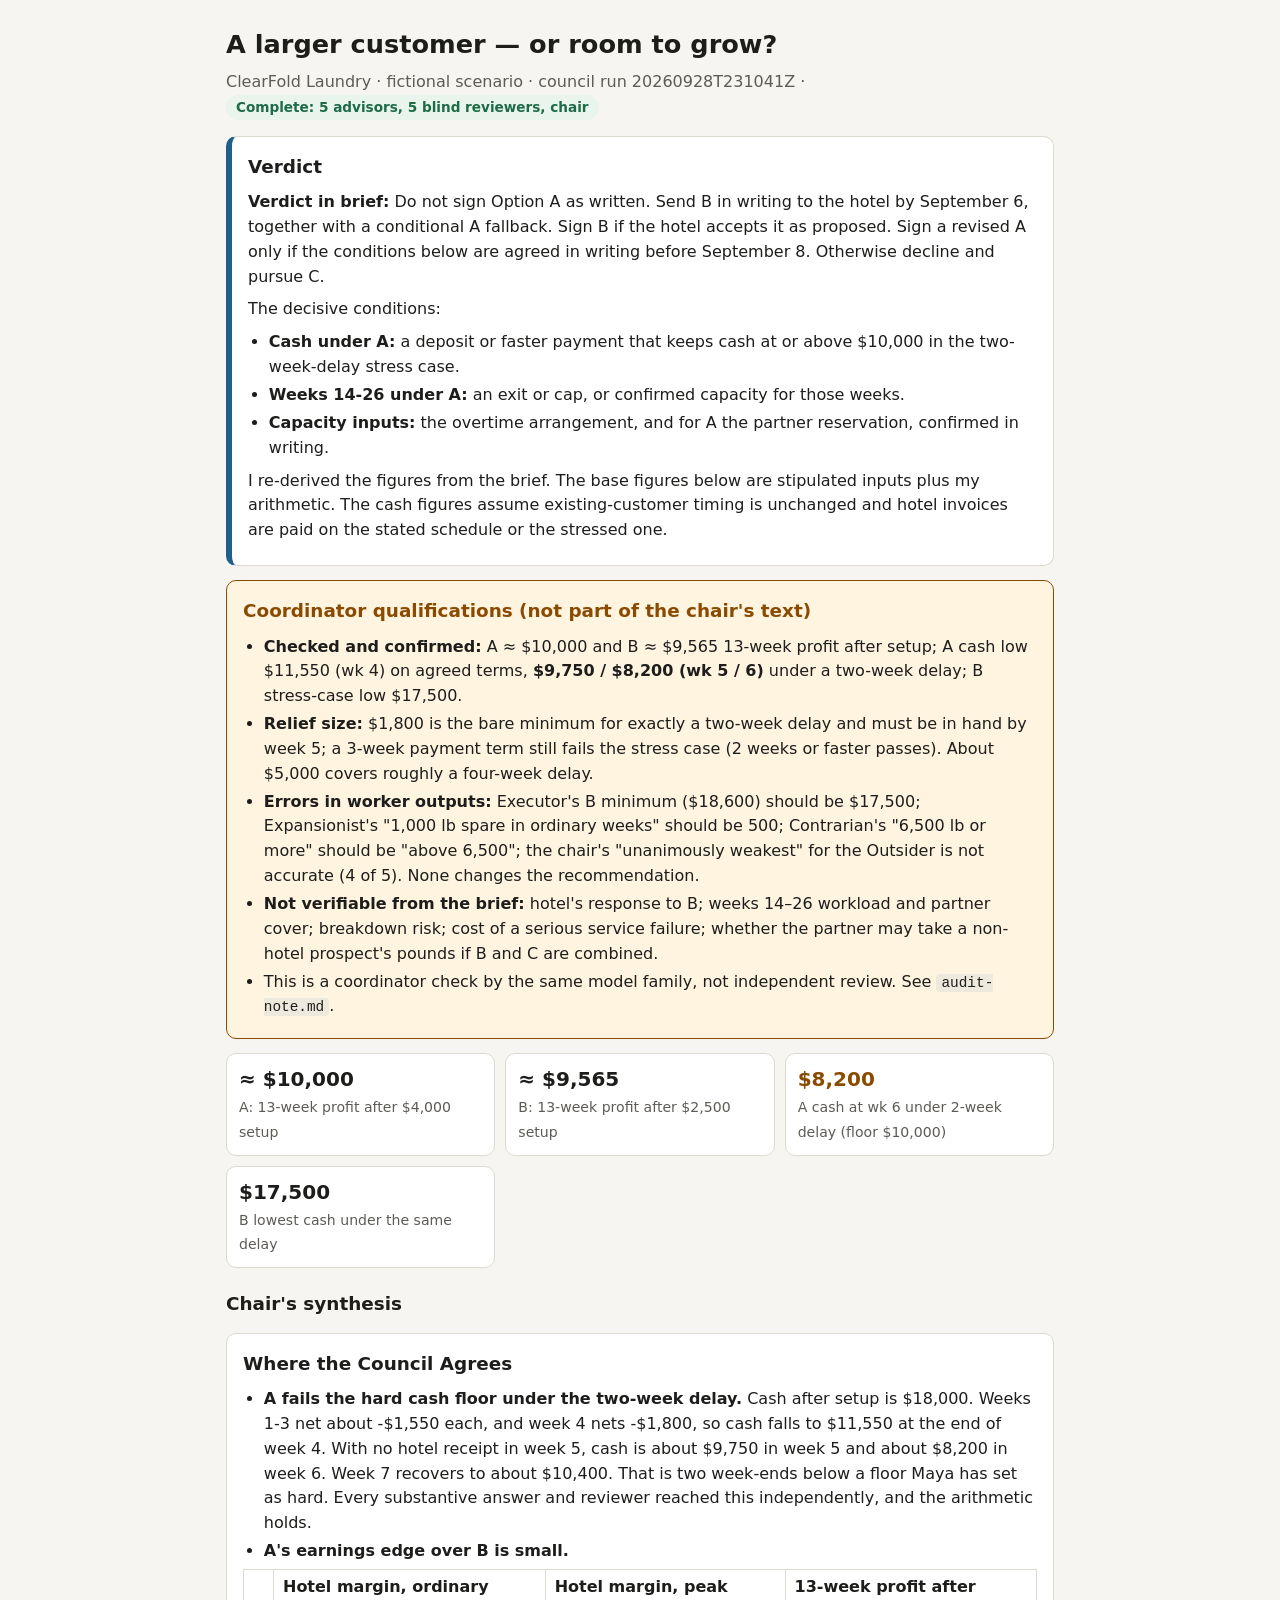
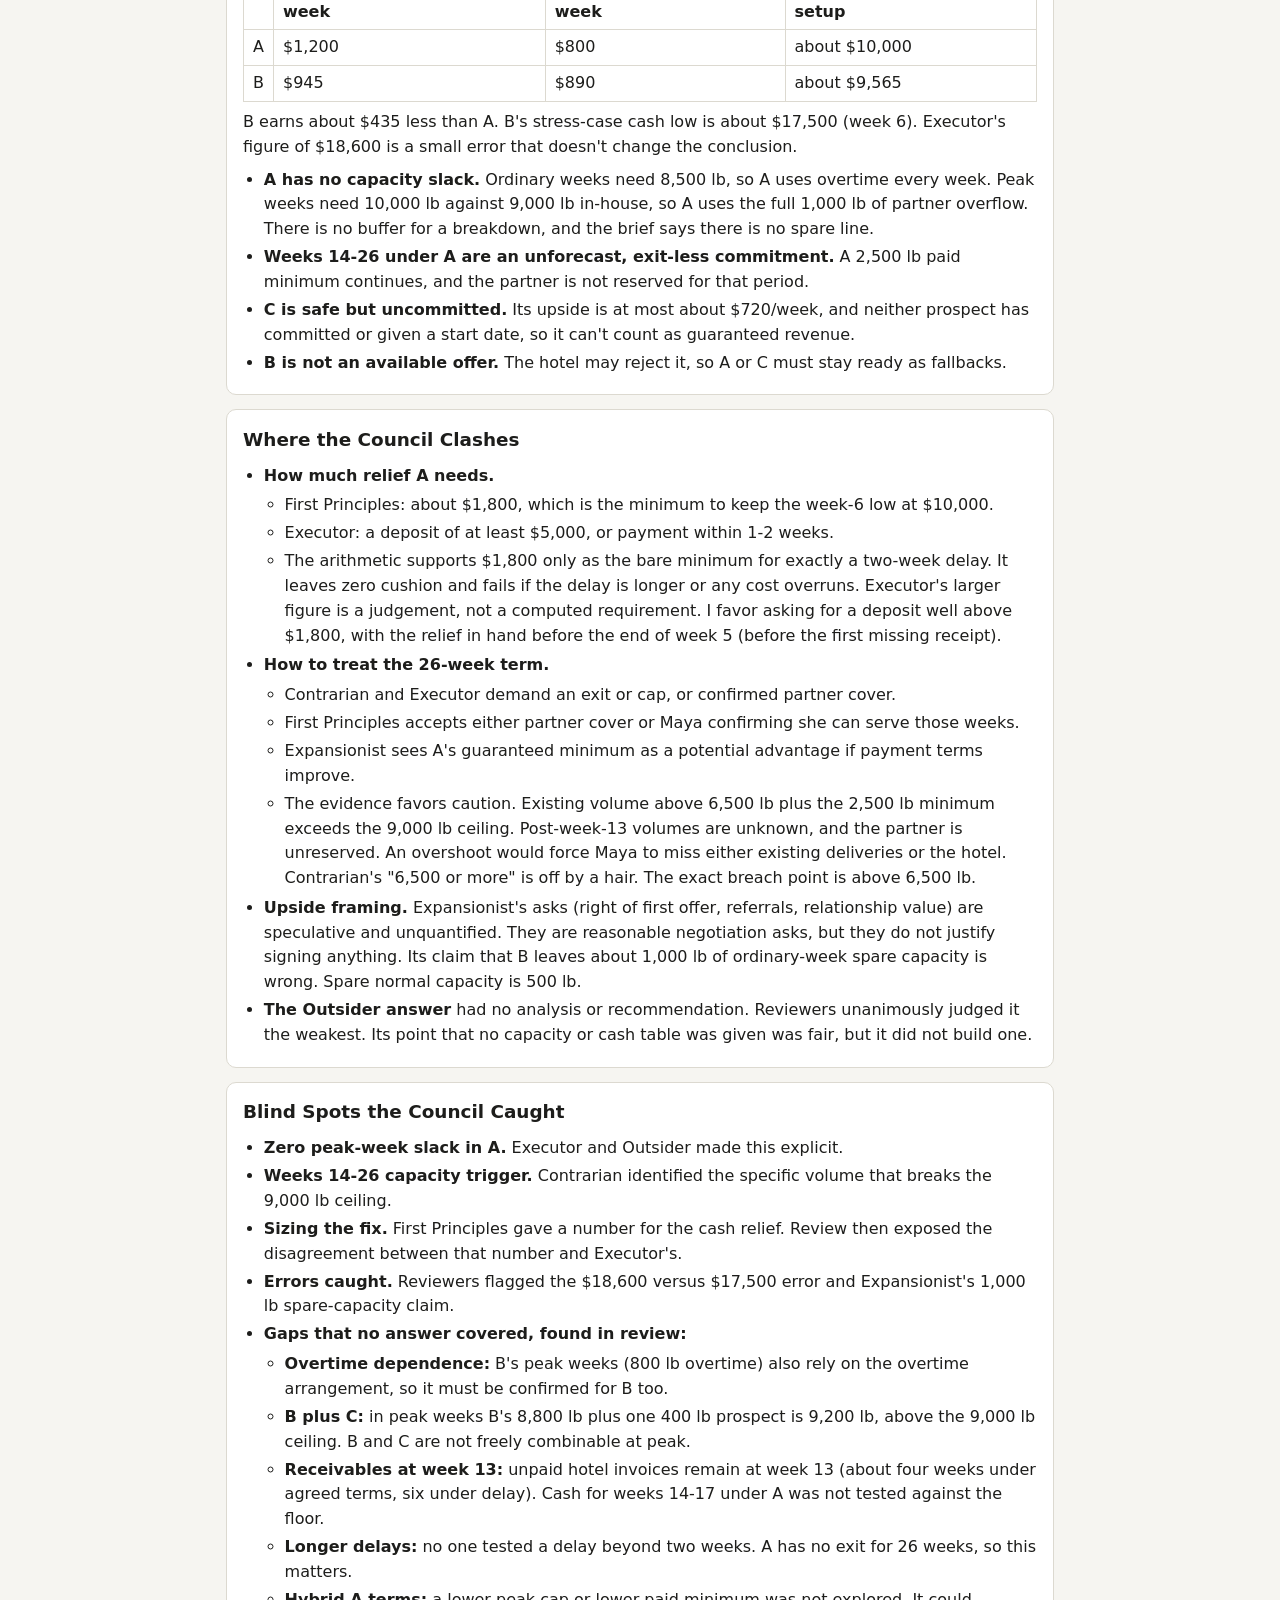
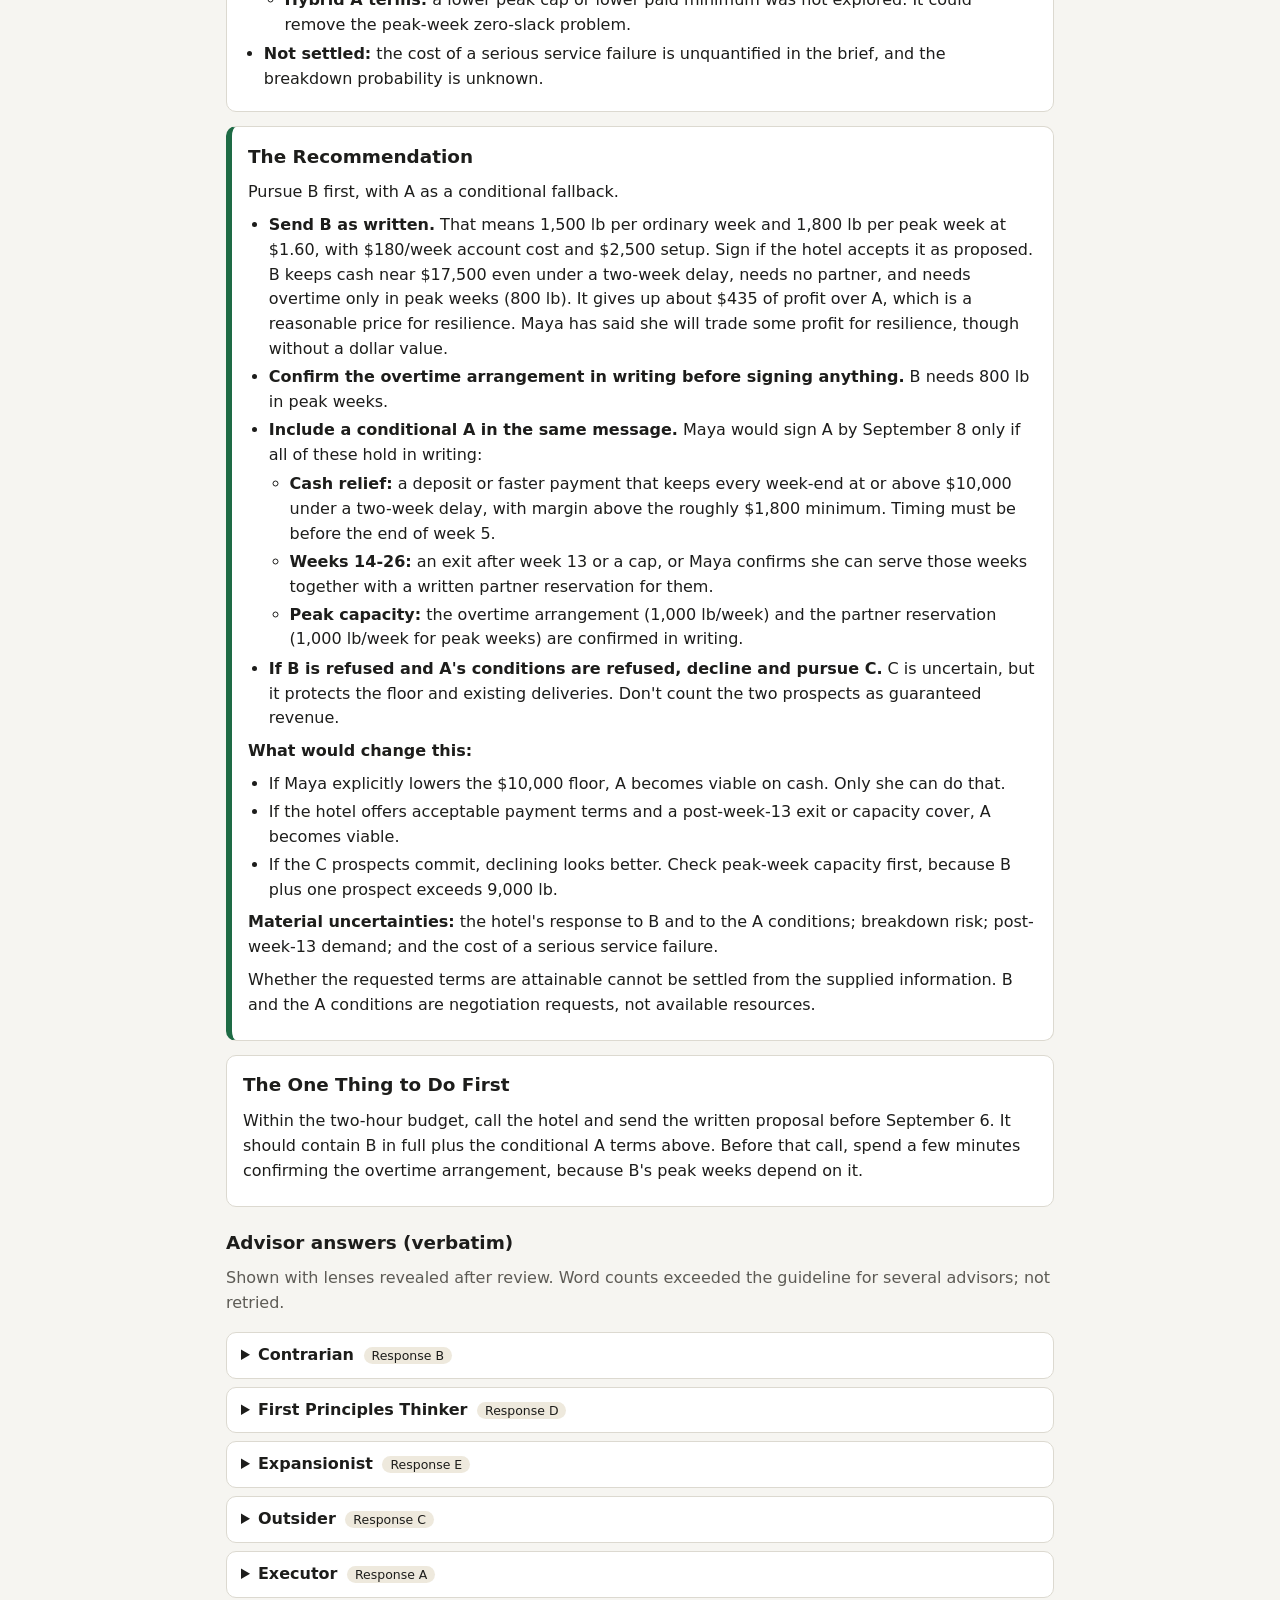
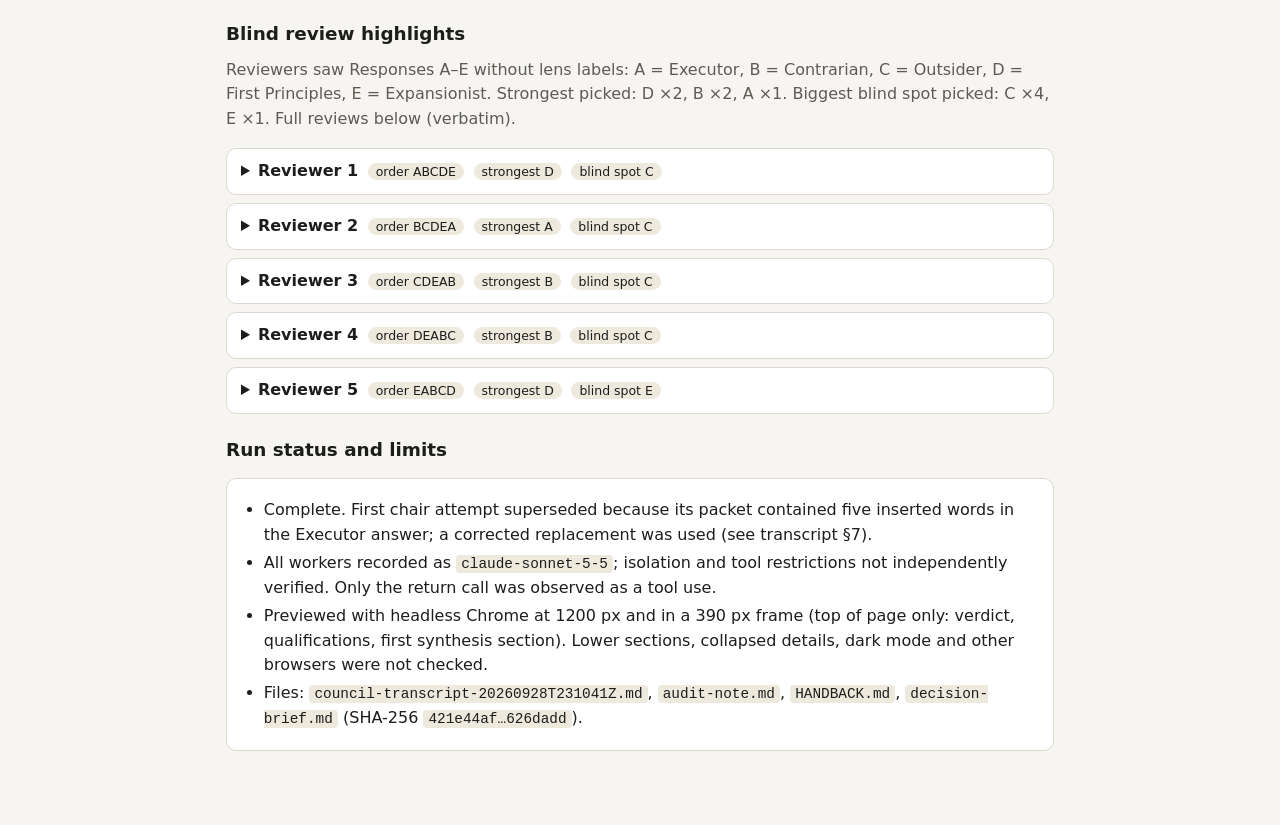
<file: examples/commercial-laundry/council-report-20260928T231041Z.html>
<!doctype html>
<html lang="en"><head><meta charset="utf-8"><meta name="viewport" content="width=device-width,initial-scale=1">
<title>ClearFold Council Report</title>
<style>
:root{--bg:#f6f5f1;--fg:#1d1d1b;--mut:#5d5b55;--card:#fff;--bd:#dcd9d0;--acc:#1f5f8b;--warn:#8a4b00;--warnbg:#fff4e0;--ok:#1e6b45;--okbg:#e8f4ec;--code:#eee9dd}
@media (prefers-color-scheme:dark){:root{--bg:#16171a;--fg:#e9e7e1;--mut:#a5a29a;--card:#202226;--bd:#383a40;--acc:#7db9e8;--warn:#f0b866;--warnbg:#3a2c14;--ok:#7fd1a2;--okbg:#17301f;--code:#2c2e33}}
*{box-sizing:border-box}
body{margin:0;background:var(--bg);color:var(--fg);font:16px/1.55 system-ui,-apple-system,Segoe UI,Roboto,sans-serif}
main{max-width:860px;margin:0 auto;padding:20px 16px 60px}
h1{font-size:1.6rem;margin:.2em 0} h2{font-size:1.15rem;margin:.1em 0 .5em}
.sub{color:var(--mut);margin:0 0 16px}
.card{background:var(--card);border:1px solid var(--bd);border-radius:10px;padding:14px 16px;margin:14px 0;overflow-wrap:anywhere}
.verdict{border-left:6px solid var(--acc)}
.qual{background:var(--warnbg);border-color:var(--warn);color:var(--fg)}
.qual h2{color:var(--warn)}
.rec{border-left:6px solid var(--ok)}
.status{display:inline-block;background:var(--okbg);color:var(--ok);border-radius:99px;padding:2px 10px;font-size:.85rem;font-weight:600}
p{margin:.5em 0} ul{margin:.3em 0 .3em 0;padding-left:1.3em} li{margin:.2em 0}
.cont{margin-left:1.3em}
code{background:var(--code);padding:1px 5px;border-radius:4px;font-size:.9em}
details{background:var(--card);border:1px solid var(--bd);border-radius:10px;margin:8px 0;overflow-wrap:anywhere}
summary{cursor:pointer;padding:10px 14px;font-weight:600}
.body{padding:0 16px 12px;border-top:1px solid var(--bd)}
.tag{font-weight:400;font-size:.78rem;background:var(--code);border-radius:99px;padding:1px 8px;margin-left:4px;white-space:nowrap}
.tw{overflow-x:auto} table{border-collapse:collapse;min-width:100%} th,td{border:1px solid var(--bd);padding:5px 9px;text-align:left}
.grid{display:grid;grid-template-columns:repeat(auto-fit,minmax(200px,1fr));gap:10px}
.num{background:var(--card);border:1px solid var(--bd);border-radius:10px;padding:10px 12px}
.num b{display:block;font-size:1.25rem} .num span{color:var(--mut);font-size:.88rem}
.bad b{color:var(--warn)}
a{color:var(--acc)}
</style></head><body><main>
<h1>A larger customer — or room to grow?</h1>
<p class="sub">ClearFold Laundry · fictional scenario · council run 20260928T231041Z · <span class="status">Complete: 5 advisors, 5 blind reviewers, chair</span></p>

<section class="card verdict"><h2>Verdict</h2>
<p><strong>Verdict in brief:</strong> Do not sign Option A as written. Send B in writing to the hotel by September 6, together with a conditional A fallback. Sign B if the hotel accepts it as proposed. Sign a revised A only if the conditions below are agreed in writing before September 8. Otherwise decline and pursue C.</p>
<p>The decisive conditions:</p>
<ul>
<li><strong>Cash under A:</strong> a deposit or faster payment that keeps cash at or above $10,000 in the two-week-delay stress case.</li>
<li><strong>Weeks 14-26 under A:</strong> an exit or cap, or confirmed capacity for those weeks.</li>
<li><strong>Capacity inputs:</strong> the overtime arrangement, and for A the partner reservation, confirmed in writing.</li>
</ul>
<p>I re-derived the figures from the brief. The base figures below are stipulated inputs plus my arithmetic. The cash figures assume existing-customer timing is unchanged and hotel invoices are paid on the stated schedule or the stressed one.</p>
</section>

<section class="card qual"><h2>Coordinator qualifications (not part of the chair's text)</h2>
<ul>
<li><strong>Checked and confirmed:</strong> A ≈ $10,000 and B ≈ $9,565 13-week profit after setup; A cash low $11,550 (wk 4) on agreed terms, <strong>$9,750 / $8,200 (wk 5 / 6)</strong> under a two-week delay; B stress-case low $17,500.</li>
<li><strong>Relief size:</strong> $1,800 is the bare minimum for exactly a two-week delay and must be in hand by week 5; a 3-week payment term still fails the stress case (2 weeks or faster passes). About $5,000 covers roughly a four-week delay.</li>
<li><strong>Errors in worker outputs:</strong> Executor's B minimum ($18,600) should be $17,500; Expansionist's "1,000 lb spare in ordinary weeks" should be 500; Contrarian's "6,500 lb or more" should be "above 6,500"; the chair's "unanimously weakest" for the Outsider is not accurate (4 of 5). None changes the recommendation.</li>
<li><strong>Not verifiable from the brief:</strong> hotel's response to B; weeks 14–26 workload and partner cover; breakdown risk; cost of a serious service failure; whether the partner may take a non-hotel prospect's pounds if B and C are combined.</li>
<li>This is a coordinator check by the same model family, not independent review. See <code>audit-note.md</code>.</li>
</ul></section>

<div class="grid">
<div class="num"><b>≈ $10,000</b><span>A: 13-week profit after $4,000 setup</span></div>
<div class="num"><b>≈ $9,565</b><span>B: 13-week profit after $2,500 setup</span></div>
<div class="num bad"><b>$8,200</b><span>A cash at wk 6 under 2-week delay (floor $10,000)</span></div>
<div class="num"><b>$17,500</b><span>B lowest cash under the same delay</span></div>
</div>

<h2 style="margin-top:22px">Chair's synthesis</h2>
<section class="card agree"><h2>Where the Council Agrees</h2><ul>
<li><strong>A fails the hard cash floor under the two-week delay.</strong> Cash after setup is $18,000. Weeks 1-3 net about -$1,550 each, and week 4 nets -$1,800, so cash falls to $11,550 at the end of week 4. With no hotel receipt in week 5, cash is about $9,750 in week 5 and about $8,200 in week 6. Week 7 recovers to about $10,400. That is two week-ends below a floor Maya has set as hard. Every substantive answer and reviewer reached this independently, and the arithmetic holds.</li>
<li><strong>A&#x27;s earnings edge over B is small.</strong></li>
</ul>
<div class="tw"><table><thead><tr><th></th><th>Hotel margin, ordinary week</th><th>Hotel margin, peak week</th><th>13-week profit after setup</th></tr></thead><tbody><tr><td>A</td><td>$1,200</td><td>$800</td><td>about $10,000</td></tr><tr><td>B</td><td>$945</td><td>$890</td><td>about $9,565</td></tr></tbody></table></div>
<p>  B earns about $435 less than A. B&#x27;s stress-case cash low is about $17,500 (week 6). Executor&#x27;s figure of $18,600 is a small error that doesn&#x27;t change the conclusion.</p>
<ul>
<li><strong>A has no capacity slack.</strong> Ordinary weeks need 8,500 lb, so A uses overtime every week. Peak weeks need 10,000 lb against 9,000 lb in-house, so A uses the full 1,000 lb of partner overflow. There is no buffer for a breakdown, and the brief says there is no spare line.</li>
<li><strong>Weeks 14-26 under A are an unforecast, exit-less commitment.</strong> A 2,500 lb paid minimum continues, and the partner is not reserved for that period.</li>
<li><strong>C is safe but uncommitted.</strong> Its upside is at most about $720/week, and neither prospect has committed or given a start date, so it can&#x27;t count as guaranteed revenue.</li>
<li><strong>B is not an available offer.</strong> The hotel may reject it, so A or C must stay ready as fallbacks.</li>
</ul></section>
<section class="card clash"><h2>Where the Council Clashes</h2><ul>
<li><strong>How much relief A needs.</strong></li>
<ul>
<li>First Principles: about $1,800, which is the minimum to keep the week-6 low at $10,000.</li>
<li>Executor: a deposit of at least $5,000, or payment within 1-2 weeks.</li>
<li>The arithmetic supports $1,800 only as the bare minimum for exactly a two-week delay. It leaves zero cushion and fails if the delay is longer or any cost overruns. Executor&#x27;s larger figure is a judgement, not a computed requirement. I favor asking for a deposit well above $1,800, with the relief in hand before the end of week 5 (before the first missing receipt).</li>
</ul>
<li><strong>How to treat the 26-week term.</strong></li>
<ul>
<li>Contrarian and Executor demand an exit or cap, or confirmed partner cover.</li>
<li>First Principles accepts either partner cover or Maya confirming she can serve those weeks.</li>
<li>Expansionist sees A&#x27;s guaranteed minimum as a potential advantage if payment terms improve.</li>
<li>The evidence favors caution. Existing volume above 6,500 lb plus the 2,500 lb minimum exceeds the 9,000 lb ceiling. Post-week-13 volumes are unknown, and the partner is unreserved. An overshoot would force Maya to miss either existing deliveries or the hotel. Contrarian&#x27;s &quot;6,500 or more&quot; is off by a hair. The exact breach point is above 6,500 lb.</li>
</ul>
<li><strong>Upside framing.</strong> Expansionist&#x27;s asks (right of first offer, referrals, relationship value) are speculative and unquantified. They are reasonable negotiation asks, but they do not justify signing anything. Its claim that B leaves about 1,000 lb of ordinary-week spare capacity is wrong. Spare normal capacity is 500 lb.</li>
<li><strong>The Outsider answer</strong> had no analysis or recommendation. Reviewers unanimously judged it the weakest. Its point that no capacity or cash table was given was fair, but it did not build one.</li>
</ul></section>
<section class="card blind"><h2>Blind Spots the Council Caught</h2><ul>
<li><strong>Zero peak-week slack in A.</strong> Executor and Outsider made this explicit.</li>
<li><strong>Weeks 14-26 capacity trigger.</strong> Contrarian identified the specific volume that breaks the 9,000 lb ceiling.</li>
<li><strong>Sizing the fix.</strong> First Principles gave a number for the cash relief. Review then exposed the disagreement between that number and Executor&#x27;s.</li>
<li><strong>Errors caught.</strong> Reviewers flagged the $18,600 versus $17,500 error and Expansionist&#x27;s 1,000 lb spare-capacity claim.</li>
<li><strong>Gaps that no answer covered, found in review:</strong></li>
<ul>
<li><strong>Overtime dependence:</strong> B&#x27;s peak weeks (800 lb overtime) also rely on the overtime arrangement, so it must be confirmed for B too.</li>
<li><strong>B plus C:</strong> in peak weeks B&#x27;s 8,800 lb plus one 400 lb prospect is 9,200 lb, above the 9,000 lb ceiling. B and C are not freely combinable at peak.</li>
<li><strong>Receivables at week 13:</strong> unpaid hotel invoices remain at week 13 (about four weeks under agreed terms, six under delay). Cash for weeks 14-17 under A was not tested against the floor.</li>
<li><strong>Longer delays:</strong> no one tested a delay beyond two weeks. A has no exit for 26 weeks, so this matters.</li>
<li><strong>Hybrid A terms:</strong> a lower peak cap or lower paid minimum was not explored. It could remove the peak-week zero-slack problem.</li>
</ul>
<li><strong>Not settled:</strong> the cost of a serious service failure is unquantified in the brief, and the breakdown probability is unknown.</li>
</ul></section>
<section class="card rec"><h2>The Recommendation</h2><p>Pursue B first, with A as a conditional fallback.</p>
<ul>
<li><strong>Send B as written.</strong> That means 1,500 lb per ordinary week and 1,800 lb per peak week at $1.60, with $180/week account cost and $2,500 setup. Sign if the hotel accepts it as proposed. B keeps cash near $17,500 even under a two-week delay, needs no partner, and needs overtime only in peak weeks (800 lb). It gives up about $435 of profit over A, which is a reasonable price for resilience. Maya has said she will trade some profit for resilience, though without a dollar value.</li>
<li><strong>Confirm the overtime arrangement in writing before signing anything.</strong> B needs 800 lb in peak weeks.</li>
<li><strong>Include a conditional A in the same message.</strong> Maya would sign A by September 8 only if all of these hold in writing:</li>
<ul>
<li><strong>Cash relief:</strong> a deposit or faster payment that keeps every week-end at or above $10,000 under a two-week delay, with margin above the roughly $1,800 minimum. Timing must be before the end of week 5.</li>
<li><strong>Weeks 14-26:</strong> an exit after week 13 or a cap, or Maya confirms she can serve those weeks together with a written partner reservation for them.</li>
<li><strong>Peak capacity:</strong> the overtime arrangement (1,000 lb/week) and the partner reservation (1,000 lb/week for peak weeks) are confirmed in writing.</li>
</ul>
<li><strong>If B is refused and A&#x27;s conditions are refused, decline and pursue C.</strong> C is uncertain, but it protects the floor and existing deliveries. Don&#x27;t count the two prospects as guaranteed revenue.</li>
</ul>
<p><strong>What would change this:</strong></p>
<ul>
<li>If Maya explicitly lowers the $10,000 floor, A becomes viable on cash. Only she can do that.</li>
<li>If the hotel offers acceptable payment terms and a post-week-13 exit or capacity cover, A becomes viable.</li>
<li>If the C prospects commit, declining looks better. Check peak-week capacity first, because B plus one prospect exceeds 9,000 lb.</li>
</ul>
<p><strong>Material uncertainties:</strong> the hotel&#x27;s response to B and to the A conditions; breakdown risk; post-week-13 demand; and the cost of a serious service failure.</p>
<p>Whether the requested terms are attainable cannot be settled from the supplied information. B and the A conditions are negotiation requests, not available resources.</p></section>
<section class="card first"><h2>The One Thing to Do First</h2><p>Within the two-hour budget, call the hotel and send the written proposal before September 6. It should contain B in full plus the conditional A terms above. Before that call, spend a few minutes confirming the overtime arrangement, because B&#x27;s peak weeks depend on it.</p></section>


<h2 style="margin-top:22px">Advisor answers (verbatim)</h2>
<p class="sub">Shown with lenses revealed after review. Word counts exceeded the guideline for several advisors; not retried.</p>
<details><summary>Contrarian <span class="tag">Response B</span></summary><div class="body"><p><strong>Most vulnerable assumption: that the hotel pays on the agreed four-week schedule.</strong> Option A only clears Maya&#x27;s $10,000 floor if that holds.</p>
<p><strong>Option A cash, agreed timing.</strong> I worked this through week by week.</p>
<ul>
<li>Setup takes cash to $18,000.</li>
<li>Existing customers net +$1,000 in an ordinary week and +$1,900 in a peak week.</li>
<li>The hotel work costs about $2,550 in an ordinary week: $2,125 base, $250 account cost and $175 overtime on 500 lb.</li>
<li>It costs about $3,700 in a peak week: 1,000 lb goes to the partner at $1.40, and 1,000 lb of in-house hotel work carries overtime.</li>
<li>Weeks 1-3 each net about -$1,550, and week 4 nets -$1,800.</li>
<li>Cash bottoms at about $11,550 at the end of week 4, then recovers once hotel receipts start in week 5.</li>
</ul>
<p><strong>Option A cash, two-week delay.</strong></p>
<ul>
<li>Week 5 ends near $9,750.</li>
<li>Week 6 ends near $8,200.</li>
<li>Both are below the floor, which Maya has said is a hard constraint. Week 7 recovers to about $10,400.</li>
<li>With no deposit, faster payment or credit line agreed, A fails the stress case as written. It is not a marginal miss, because the floor is breached for at least two week-ends.</li>
</ul>
<p><strong>Option A earnings.</strong> Over 13 weeks, hotel profit is roughly $1,200 per ordinary week and $800 per peak week. That is about $14,000, or about $10,000 after setup. It is positive, but the margin is thin relative to the operational exposure.</p>
<p><strong>Second flaw: weeks 14-26.</strong></p>
<ul>
<li>The 2,500 lb/week paid minimum continues, with no exit.</li>
<li>Existing workload after week 13 is unknown.</li>
<li>The overflow partner is not reserved for that period.</li>
<li>Existing load of 6,000 lb plus 2,500 lb already needs overtime. The hard ceiling is 9,000 lb.</li>
<li>If existing volume reaches 6,500 lb or more with hotel volume at the 2,500 lb minimum, the total exceeds 9,000 lb. Maya would then miss existing deliveries or fail the hotel.</li>
<li>Any equipment or staff problem also has no buffer. There is no spare line and no quantified breakdown risk.</li>
<li>Overtime is &quot;confirmed&quot; only as a stipulation. If it slips, weeks 1-3 already run at 8,500 lb against 8,000 lb of normal capacity.</li>
</ul>
<p><strong>Option B</strong> passes both cases.</p>
<ul>
<li>Under a delay, its cash minimum is about $17,500.</li>
<li>It needs no partner in ordinary weeks and only 800 lb of overtime in peak weeks.</li>
<li>Its weakness is that the hotel may reject it. It also gives no growth right, and B expires at week 13.</li>
</ul>
<p><strong>Option C</strong> is safe on cash but rests on uncommitted prospects. Its upside is at most about $720 per week, and only if both prospects sign.</p>
<p><strong>Recommendation from this lens.</strong> Do not sign A as written. Send B by September 6. If B is rejected, sign A only if the hotel agrees to one of these:</p>
<ul>
<li>a deposit, or faster payment, large enough to keep cash at or above $10,000 under a two-week delay;</li>
<li>a cap or exit for weeks 14-26.</li>
</ul>
<p>If neither is agreed, fall back to C.</p></div></details>
<details><summary>First Principles Thinker <span class="tag">Response D</span></summary><div class="body"><p><strong>What we are actually solving.</strong> Maya wants dependable extra earnings without missing deliveries, breaching the $10,000 cash floor, or working weekends. Maximum profit is not the goal, so the useful comparison is profit against how much of the floor and capacity buffer each option uses up. I computed the figures below from the brief&#x27;s inputs.</p>
<p><strong>Option A (full contract)</strong></p>
<ul>
<li>Ordinary weeks need 8,500 lb, which uses 500 lb of overtime. Peak weeks need 10,000 lb, so both the full 1,000 lb of overtime and the full 1,000 lb of partner capacity are needed.</li>
<li>Hotel margin is about $1,200 in an ordinary week and $800 in a peak week. Over 13 weeks that is $14,000 less $4,000 setup, or about $10,000.</li>
<li>Cash falls because costs are paid weekly while receipts lag four weeks. With payment as agreed, the low point is about $11,550 at week 4, which passes the floor.</li>
<li>With a two-week delay, cash reaches about $9,750 at week 5 and about $8,200 at week 6. That breaches the hard floor.</li>
<li>Rough fix: A needs about $1,800 or more of cash relief, such as a deposit or faster payment, to pass the stress case.</li>
<li>A also uses every unit of capacity in peak weeks, with no slack for a breakdown. It then locks Maya into 13 more weeks with a 2,500 lb minimum and no reserved overflow.</li>
</ul>
<p><strong>Option B (smaller allocation)</strong></p>
<ul>
<li>Ordinary weeks need 7,500 lb and peak weeks 8,800 lb. Overtime is needed only in peak weeks (800 lb), and no outsourcing is needed.</li>
<li>Margin is about $945 in an ordinary week and $890 in a peak week. Over 13 weeks that is about $12,065 less $2,500 setup, or about $9,565.</li>
<li>That is only about $435 less than A, with far less exposure.</li>
<li>Cash stays above roughly $17,500 even with a two-week delay.</li>
<li>It leaves about 500 lb of normal capacity spare in ordinary weeks, plus the reserved overtime and partner capacity as backup.</li>
<li>The catch is that B is not an available offer, and the hotel may reject it.</li>
</ul>
<p><strong>Option C (decline)</strong></p>
<ul>
<li>The two prospects could add up to about $720 a week, or about $9,360 over 13 weeks. This is an upper bound, since neither has committed or given a start date, so it cannot be counted on.</li>
<li>It is the safest option but the least dependable earner.</li>
</ul>
<p><strong>Framing challenge.</strong> A&#x27;s extra $435 of profit over B is small next to A&#x27;s fragility, so the decision is less &quot;big versus small&quot; than &quot;can the risk be priced&quot;. Weeks 14-26 are also unforecast, and B&#x27;s 13-week term avoids that commitment.</p>
<p><strong>Recommendation.</strong> Send B in writing by September 6, since the two-hour call and proposal fit Maya&#x27;s time budget. Sign only if the terms stay as proposed. If the hotel refuses B, take A only if it adds a deposit or faster payment worth at least about $1,800 of relief, and only if the partner is also reserved for weeks 14-26 or Maya confirms she can serve those weeks. If neither condition is met, decline and pursue C. A without relief fails the hard floor under the stress case.</p>
<p><strong>What would change this.</strong></p>
<ul>
<li>If the hotel offers acceptable payment terms, A becomes viable.</li>
<li>If Maya explicitly lowers the floor, A becomes viable.</li>
<li>If C prospects commit, declining becomes more attractive.</li>
</ul>
<p><strong>Uncertainties.</strong> These are unquantified: the breakdown risk, post-week-13 demand, and the hotel&#x27;s response.</p></div></details>
<details><summary>Expansionist <span class="tag">Response E</span></summary><div class="body"><p>The overlooked upside is that a well-structured smaller deal captures most of A&#x27;s earnings, and a working relationship with the hotel may be worth more than the first 13 weeks. My figures below are derived from the brief&#x27;s stipulated inputs.</p>
<p><strong>Earnings, 13 weeks, net of setup</strong></p>
<ul>
<li>A: about $10,000. Ordinary weeks earn $1,200 each, after 500 lb of overtime. Peak weeks earn $800 each, after 1,000 lb of overtime and 1,000 lb outsourced at $1.40. That gives $14,000 less $4,000 setup.</li>
<li>B: about $9,565. Ordinary weeks earn $945 and peak weeks $890. That is $12,065 less $2,500 setup. B earns roughly 96% of A&#x27;s profit on about 60% of the volume. It also stays within 9,000 lb in every week, so it needs no outsourcing and only modest overtime.</li>
<li>C: the two prospects would add about $720/week, or about $9,400 over 13 weeks. They are uncommitted, so that figure is a ceiling and not a forecast. It shows that B&#x27;s earnings are comparable to what modest organic growth could bring.</li>
</ul>
<p><strong>Cash under A</strong></p>
<ul>
<li>On the agreed four-week payment terms, A&#x27;s low point is about $11,550 at the end of week 4, so it clears the $10,000 floor.</li>
<li>With a two-week delay to every hotel payment, week 5 ends at about $9,750, which breaches the floor. A therefore fails the stress case unless the hotel agrees to different terms.</li>
<li>B&#x27;s smaller weekly outlay, and its smaller setup cost, probably leaves more headroom. Maya should verify this before relying on it.</li>
</ul>
<p><strong>Upside if this works better than expected</strong></p>
<ul>
<li>Use the hotel&#x27;s need for one supplier as leverage. Ask for B, with a written right of first offer on the remaining volume once ClearFold has shown service reliability. This is a negotiation request, not an available resource. If it works, Maya could reach A-scale volume later, with the hotel&#x27;s payment behaviour already observed.</li>
<li>Make the payment terms the trade. Ask for net-14 or net-7 payment in exchange for A&#x27;s volume, or for setup cost to be reimbursed. Each concession that shortens the cash lag makes the larger contract feasible. It would also turn A&#x27;s 26-week guaranteed minimum into a real advantage.</li>
<li>Ask for a reference or a referral. A hotel group is a credential that could attract other accommodation businesses. That is a possibility, not something I can quantify.</li>
<li>Keep the option to grow. After week 13, existing volumes are unknown. B leaves about 1,000 lb of capacity in ordinary weeks that C&#x27;s prospects or a renewal could fill.</li>
</ul>
<p><strong>Recommendation</strong></p>
<p>Send the two-hour written proposal for B by September 6. Include a renewal or expansion clause and faster payment as asks. Accept A only if the payment terms keep cash at or above $10,000 under the two-week-delay stress case. Otherwise, fall back to C.</p></div></details>
<details><summary>Outsider <span class="tag">Response C</span></summary><div class="body"><p>Outsider reading: what a newcomer would find confusing or unconvincing.</p>
<ul>
<li>Capacity arithmetic is not stated, so the core question is hidden. A reader must work out that peak weeks are 7,000 existing plus 3,000 hotel = 10,000 lb against a hard 9,000 in-house ceiling (8,000 normal plus 1,000 overtime). That leaves a 1,000 lb gap, exactly the partner&#x27;s reserved amount. There is no slack at all, and the brief never says so. Ordinary weeks are 8,500 lb, which already uses overtime. An outsider would ask: is overtime confirmed for all 13 weeks, and at what cost per pound? Option B peaks (8,800) would need overtime but no partner.</li>
</ul>
<ul>
<li>Jargon and ambiguous terms. &quot;Guaranteed paid minimums and enforceable maximums&quot;, &quot;avoidable cost&quot;, &quot;fixed cost including salary&quot;, &quot;unrestricted cash&quot;, &quot;convenience exit&quot;, &quot;all-in charge&quot; are used without definition. A layperson may not see that a minimum means Maya is paid even if the hotel sends less, or that a cap protects her capacity but also limits upside. &quot;Earnings&quot; versus &quot;cash&quot; is the brief&#x27;s own central distinction, yet the 4-week payment lag is never illustrated. The outsider would not immediately see why a profitable contract can breach a $10,000 floor.</li>
</ul>
<ul>
<li>Unstated assumptions. The $10,000 floor comes from $22,000 cash, but the size of the outlay before receipts arrive (setup plus about four weeks of hotel costs) is left for the reader to compute. The 26-week term is a liability the 13-week analysis ignores: weeks 14-26 have a paid minimum but no reserved partner and an unknown existing workload. Why is a &quot;serious service failure&quot; costly if no amount is stated? That is an unquantified risk, not zero.</li>
</ul>
<ul>
<li>Option B feels unconvincing as a real option. It is not an offer, has no acceptance probability, and the hotel &quot;prefers one supplier&quot;. A reader may see it as a hopeful gesture. The deadline structure (B answer by Sept 6, A expires Sept 8) is workable but leaves only two days.</li>
</ul>
<ul>
<li>Option C. The two prospects are uncommitted, so C&#x27;s earnings are speculative. The brief gives no baseline figure to compare A, B and C against (no stated profit for status quo), so &quot;better&quot; is unclear.</li>
</ul>
<ul>
<li>Odd or unexplained items. &quot;Do not infer hiring or equipment lead times&quot; while also asking about extra capacity. Peak weeks are 4, 5, 9 and 10, yet the partner reservation is peaks only.</li>
</ul>
<p>Bottom line: the outsider would want a one-page table of weekly volume against capacity, and cash week-by-week, before trusting any recommendation.</p></div></details>
<details><summary>Executor <span class="tag">Response A</span></summary><div class="body"><p><strong>Practical path: send Option B to the hotel in writing today, keep A only as a conditional fallback, and don&#x27;t sign A as written.</strong></p>
<p><strong>What I computed (stipulated inputs, my arithmetic)</strong></p>
<p>Capacity is the first thing to check, and it is feasible only barely.</p>
<ul>
<li>Under A, ordinary weeks total 8,500 lb. That needs 500 lb of overtime.</li>
<li>Under A, peak weeks total 10,000 lb against 9,000 lb of hard in-house capacity. That uses the full 1,000 lb of partner overflow, so there is zero slack in weeks 4, 5, 9 and 10.</li>
<li>Under B, the peak total is 8,800 lb, needing only 800 lb of overtime and no outsourcing.</li>
</ul>
<p>Weekly cash before hotel receipts, on the hotel work plus existing operations:</p>
<div class="tw"><table><thead><tr><th></th><th>A ordinary</th><th>A peak</th><th>B ordinary</th><th>B peak</th></tr></thead><tbody><tr><td>Net cash per week</td><td>about -$1,550</td><td>about -$1,800</td><td>about -$455</td><td>about -$90</td></tr></tbody></table></div>
<p><strong>Cash under A</strong></p>
<ul>
<li>Cash is $18,000 after setup.</li>
<li>It falls to $11,550 at the end of week 4, before the first hotel payment arrives at the end of week 5. That clears the $10,000 floor by only $1,550.</li>
<li>With a two-week payment delay, cash reaches about $9,750 in week 5 and $8,200 in week 6. That breaches the floor.</li>
<li>Any breakdown or rewash surge would also eat the $1,550 cushion. A therefore fails the hard constraint under the stress case.</li>
</ul>
<p><strong>Earnings over 13 weeks</strong></p>
<ul>
<li>A earns about $10,000 after setup.</li>
<li>B earns about $9,565.</li>
<li>B gives up roughly $435 of profit but has a minimum cash of about $18,600 even with the delay. That is comfortably above the floor.</li>
<li>A also locks Maya into 26 weeks with no exit. Weeks 14-26 carry a 2,500 lb minimum with no reserved overflow and no forecast of existing demand.</li>
</ul>
<p><strong>Option C</strong> adds at most about $720/week if both prospects sign. Neither has committed, so it is not a base case.</p>
<p><strong>First action (about 2 hours, before September 6)</strong></p>
<p>Call the hotel and follow up with the written B proposal. In the same message, offer a fallback version of A that Maya would sign by September 8 only if one of these is agreed:</p>
<ul>
<li>payment within 1-2 weeks, or a deposit of at least $5,000; or</li>
<li>a right to exit after 13 weeks.</li>
</ul>
<p>Maya should also confirm two things in writing before signing anything:</p>
<ul>
<li>the overtime arrangement for the full 1,000 lb per week;</li>
<li>the partner&#x27;s reservation, including that it extends past week 13.</li>
</ul>
<p><strong>What would change this</strong></p>
<ul>
<li>A becomes acceptable only if the stress-case cash stays at or above $10,000. Faster payment or a deposit would achieve that, and the confirmed overtime and partner capacity are prerequisites.</li>
<li>If the hotel refuses B and refuses any A change, decline and pursue C. A as written breaches the floor under the stress case, and Maya cannot waive that floor for herself here.</li>
</ul>
<p><strong>Assumption to flag:</strong> I treated existing customer receipts as same-week, as stipulated. The margin figures above depend on that.</p></div></details>


<h2 style="margin-top:22px">Blind review highlights</h2>
<p class="sub">Reviewers saw Responses A–E without lens labels: A = Executor, B = Contrarian, C = Outsider, D = First Principles, E = Expansionist. Strongest picked: D ×2, B ×2, A ×1. Biggest blind spot picked: C ×4, E ×1. Full reviews below (verbatim).</p>
<details><summary>Reviewer 1 <span class="tag">order ABCDE</span> <span class="tag">strongest D</span> <span class="tag">blind spot C</span></summary><div class="body"><p><strong>1. Strongest: D.</strong> Its arithmetic matches my recomputation. Option A&#x27;s weekly cash is about -$1,550 in ordinary weeks and -$1,800 in peak weeks, giving lows of $11,550 (week 4) and $8,200 (week 6) under the delay. B&#x27;s $9,565 profit and roughly $17,500 stress-case low are also right. D goes beyond the others by sizing the fix: A needs about $1,800 of cash relief to pass the stress case, which makes the negotiation ask concrete. It also states the key trade-off, that A earns only about $435 more than B while using every unit of peak capacity. Its conditions cover both the payment terms and weeks 14-26.</p>
<p><strong>2. Biggest blind spot: C.</strong> It doesn&#x27;t answer the brief. It is a &quot;newcomer confusion&quot; critique with no computation, no cash test, no stress case and no recommendation. It also wrongly says the brief gives no baseline. One is derivable: about $1,000 a week in ordinary weeks and $1,900 in peak weeks.</p>
<p><strong>3. Missed by all five (checked):</strong></p>
<ul>
<li><strong>Hybrid asks.</strong> No answer proposes a version between A and B, such as A with a lower peak cap or a lower paid minimum. That could avoid the zero-slack peak weeks. Only D sizes the cash relief needed.</li>
<li><strong>Longer delays.</strong> No answer tests a delay beyond two weeks, or asks what happens if a slow payer delays again. That matters because A has no exit for 26 weeks.</li>
<li><strong>Overtime for B.</strong> B&#x27;s peak weeks also depend on the overtime arrangement, which is only stipulated as confirmed. No answer lists it as a condition to verify for B.</li>
</ul></div></details>
<details><summary>Reviewer 2 <span class="tag">order BCDEA</span> <span class="tag">strongest A</span> <span class="tag">blind spot C</span></summary><div class="body"><p><strong>1. Strongest: A.</strong> It checks capacity week by week and shows peak weeks have zero slack (10,000 lb against 9,000 lb in-house plus 1,000 lb partner). It also shows A fails the hard floor under the two-week delay, with cash at about $9,750 and about $8,200. B stays clear of the floor. Its first action is concrete and fits the two-hour budget: B plus a conditional A fallback with specific asks (a deposit of at least $5,000, payment within 1–2 weeks, or an exit after week 13). It also lists what to confirm in writing before signing. One small error: A says B&#x27;s minimum cash under delay is about $18,600. My check gives about $17,500, as B and D state. The conclusion is unaffected.</p>
<p><strong>2. Biggest blind spot: C.</strong> It gives no analysis or recommendation. It reads as a newcomer-confusion critique, and it doesn&#x27;t test the floor or compute any option&#x27;s earnings. Some of its points are fair, such as the missing status-quo baseline and the unquantified failure risk. But it offers the council no decision-relevant numbers. E is a weaker second. It leaves B&#x27;s cash headroom unverified (&quot;probably… verify&quot;) and leans on speculative upside.</p>
<p><strong>3. Missed by all:</strong> No additional gap identified. Every response covers the stress-case breach, the weeks 14–26 exposure, B&#x27;s rejection risk, and C&#x27;s uncommitted status. D and A differ on how large a deposit is needed (about $1,800 versus $5,000+). That is a disagreement to reconcile, not a gap.</p></div></details>
<details><summary>Reviewer 3 <span class="tag">order CDEAB</span> <span class="tag">strongest B</span> <span class="tag">blind spot C</span></summary><div class="body"><p><strong>1. Strongest: B.</strong> It works cash week by week and shows the two-week-delay breach in weeks 5 and 6. It counts that breach as two week-ends below a hard floor. Its check of weeks 14-26 is the most useful: existing volume of 6,500 lb or more plus the 2,500 lb minimum exceeds the 9,000 lb ceiling, with no partner reserved. It also names the deposit, faster-payment and exit conditions. I checked its figures against the brief and they hold.</p>
<p><strong>2. Biggest blind spot: C.</strong> It has no cash table, no earnings comparison and no recommendation. It notes that no status-quo baseline is given but never builds one from the brief&#x27;s inputs. It also never reaches the stress-case floor breach.</p>
<p>Two smaller errors:</p>
<ul>
<li>A puts B&#x27;s minimum cash at about $18,600. B and D both give about $17,500, which I confirmed (week 6 under delay).</li>
<li>E says B leaves about 1,000 lb of spare capacity in ordinary weeks. Normal spare is 500 lb.</li>
</ul>
<p><strong>3. Missed by all:</strong></p>
<ul>
<li>Nobody puts a number on A&#x27;s post-13-week economics. The paid minimum is itself roughly profitable if capacity holds, so the cost of rejecting A is not weighed.</li>
<li>Nobody tests whether B and C&#x27;s prospects fit together within capacity.</li>
<li>Nobody tests a hybrid, such as sending B and a conditional A in one message. The single reply due September 6 leaves only two days before A expires.</li>
</ul></div></details>
<details><summary>Reviewer 4 <span class="tag">order DEABC</span> <span class="tag">strongest B</span> <span class="tag">blind spot C</span></summary><div class="body"><p>I re-derived the key figures from the brief. A&#x27;s hotel margin is $1,200 in an ordinary week and $800 in a peak week, about $10,000 net of setup. A&#x27;s cash low is $11,550 at week 4 on agreed terms, and $9,750 and $8,200 at weeks 5 and 6 under the two-week delay. B&#x27;s margin is $945 and $890 a week, about $9,565 net, and B&#x27;s stress-case cash minimum is about $17,500. Responses B, D and E match these figures.</p>
<ul>
<li>Strongest: B. It shows the week-by-week cash logic and treats the hotel&#x27;s payment timing as the vulnerable assumption. It also finds the weeks 14-26 problem with a concrete trigger. Existing volume of 6,500 lb or more plus the 2,500 lb minimum exceeds the 9,000 lb ceiling, and no partner is reserved for that period. Its conditions for signing A are testable. D is close, and it quantifies the roughly $1,800 relief A needs.</li>
</ul>
<ul>
<li>Biggest blind spot: C. It is only a critique of the brief&#x27;s clarity. It has no computed figures, no comparison of the options, no recommendation, and no answers on conditions to sign or what to do if terms are refused. Response A also has a small error. It says B&#x27;s stress-case minimum is about $18,600, but it is about $17,500.</li>
</ul>
<ul>
<li>Missed by all five:</li>
<li>Earnings versus cash at week 13. Several weeks of hotel invoices are still unpaid then, and none of the responses quantifies that receivable.</li>
<li>Any intermediate deal, such as A&#x27;s volume without peak reliance on the partner. None of them explores it.</li>
<li>A deposit or faster payment must arrive before week 5 to cure the shortfall. Only D and A give it a size, and neither gives a timing.</li>
</ul></div></details>
<details><summary>Reviewer 5 <span class="tag">order EABCD</span> <span class="tag">strongest D</span> <span class="tag">blind spot E</span></summary><div class="body"><p>I checked the cash and margin figures against the brief. A&#x27;s hotel margin is $1,200 in an ordinary week and $800 in a peak week. Cash under A bottoms at $11,550 at the end of week 4. Under the two-week delay it falls to $9,750 in week 5 and $8,200 in week 6, breaching the floor. B&#x27;s stress-case low point is about $17,500.</p>
<ul>
<li>Strongest: D.</li>
<li>It frames the goal as resilience, not maximum profit.</li>
<li>Its figures are correct, including B&#x27;s stress-case minimum of about $17,500.</li>
<li>It sizes the fix: A needs about $1,800 of relief to clear the floor under the stress case.</li>
<li>It adds a second condition for A, either partner cover for weeks 14-26 or Maya confirming she can serve those weeks.</li>
<li>It gives clear fallbacks and lists what would change the recommendation.</li>
<li>B (the response) is close. Its analysis of weeks 14-26 is the sharpest, including the point that existing volume of 6,500 lb or more plus the hotel minimum breaches the 9,000 lb ceiling.</li>
</ul>
<ul>
<li>Biggest blind spot: E.</li>
<li>It never sizes the cash relief needed.</li>
<li>It says B&#x27;s headroom &quot;probably&quot; holds, when a quick check confirms it.</li>
<li>It ignores the weeks 14-26 capacity exposure.</li>
<li>It calls A&#x27;s 26-week minimum a potential advantage, without noting that no partner is reserved and existing load is unknown for that period.</li>
<li>Its upside points (right of first offer, referrals) are speculative.</li>
<li>C (the response) gives no analysis and no recommendation, but it is a deliberate newcomer critique, so I don&#x27;t count that as a blind spot.</li>
<li>A (the response) has a small error: it says B&#x27;s minimum cash is about $18,600 under the delay, when it is about $17,500.</li>
</ul>
<ul>
<li>Missed by all five: receivables outstanding at week 13. Hotel invoices for weeks 10-13 (or 12-13 under the delay) are still unpaid at the end of the 13-week window. Cash tied up there matters for any post-13-week commitment under A. None of the five tests A&#x27;s cash for weeks 14-17 against the floor. None sizes B plus C prospects against peak-week capacity. In peak weeks B&#x27;s 8,800 lb plus 400 lb from one prospect already exceeds 9,000 lb.</li>
</ul></div></details>


<h2 style="margin-top:22px">Run status and limits</h2>
<section class="card"><ul>
<li>Complete. First chair attempt superseded because its packet contained five inserted words in the Executor answer; a corrected replacement was used (see transcript §7).</li>
<li>All workers recorded as <code>claude-sonnet-5-5</code>; isolation and tool restrictions not independently verified. Only the return call was observed as a tool use.</li>
<li>Previewed with headless Chrome at 1200 px and in a 390 px frame (top of page only: verdict, qualifications, first synthesis section). Lower sections, collapsed details, dark mode and other browsers were not checked.</li>
<li>Files: <code>council-transcript-20260928T231041Z.md</code>, <code>audit-note.md</code>, <code>HANDBACK.md</code>, <code>decision-brief.md</code> (SHA-256 <code>421e44af…626dadd</code>).</li>
</ul></section>
</main></body></html>
</file>
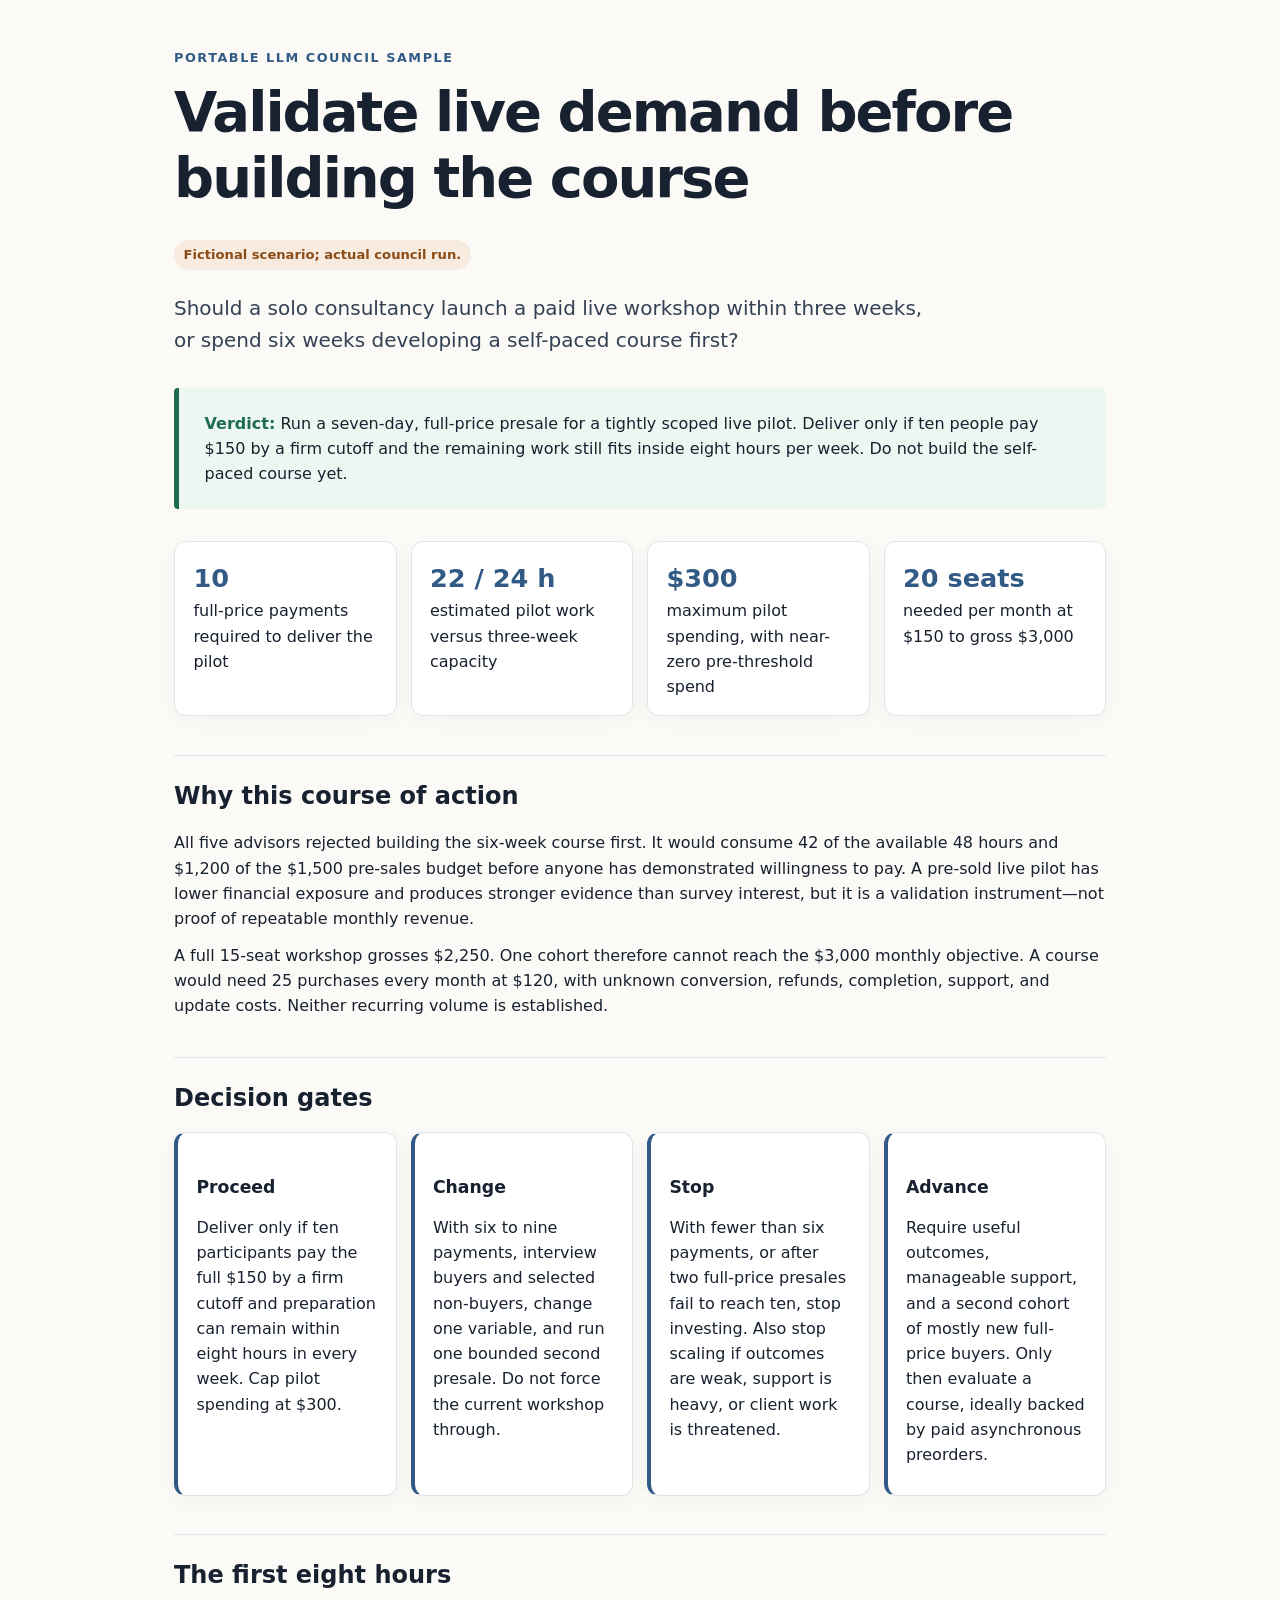
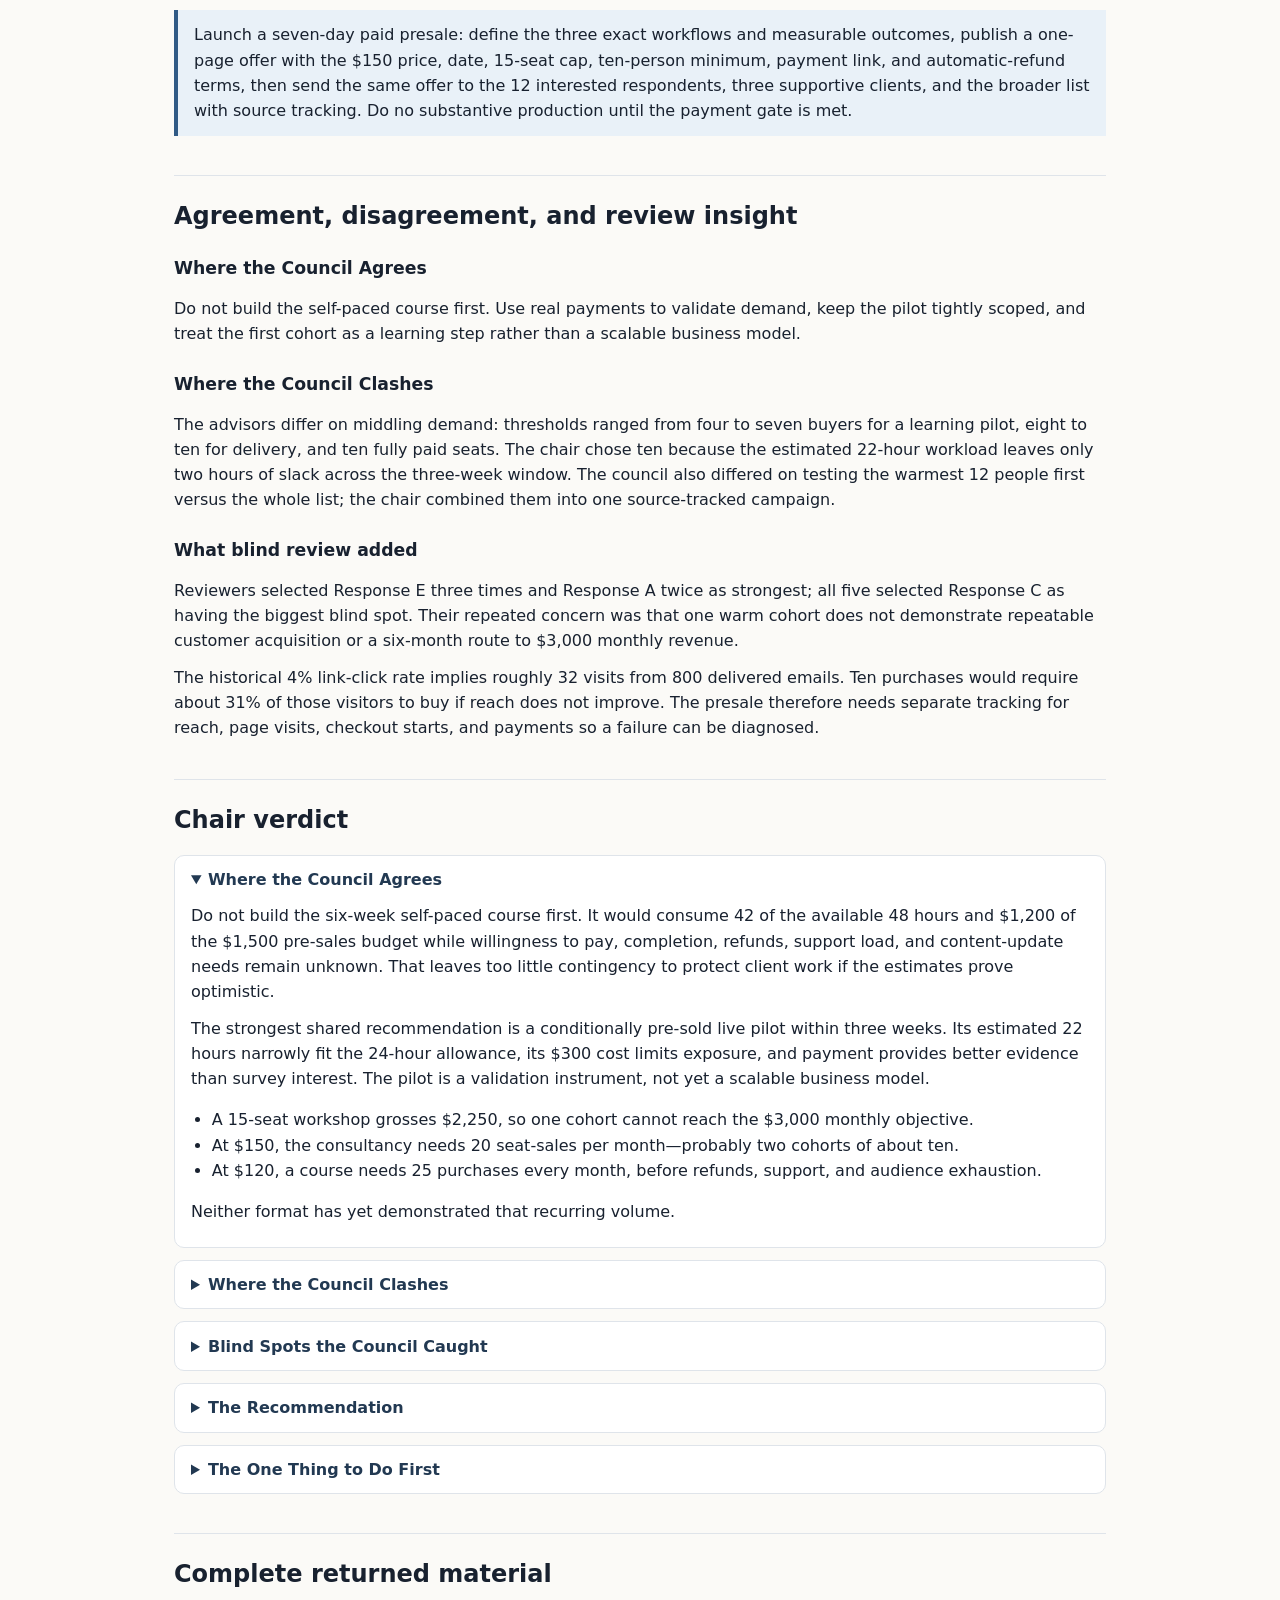
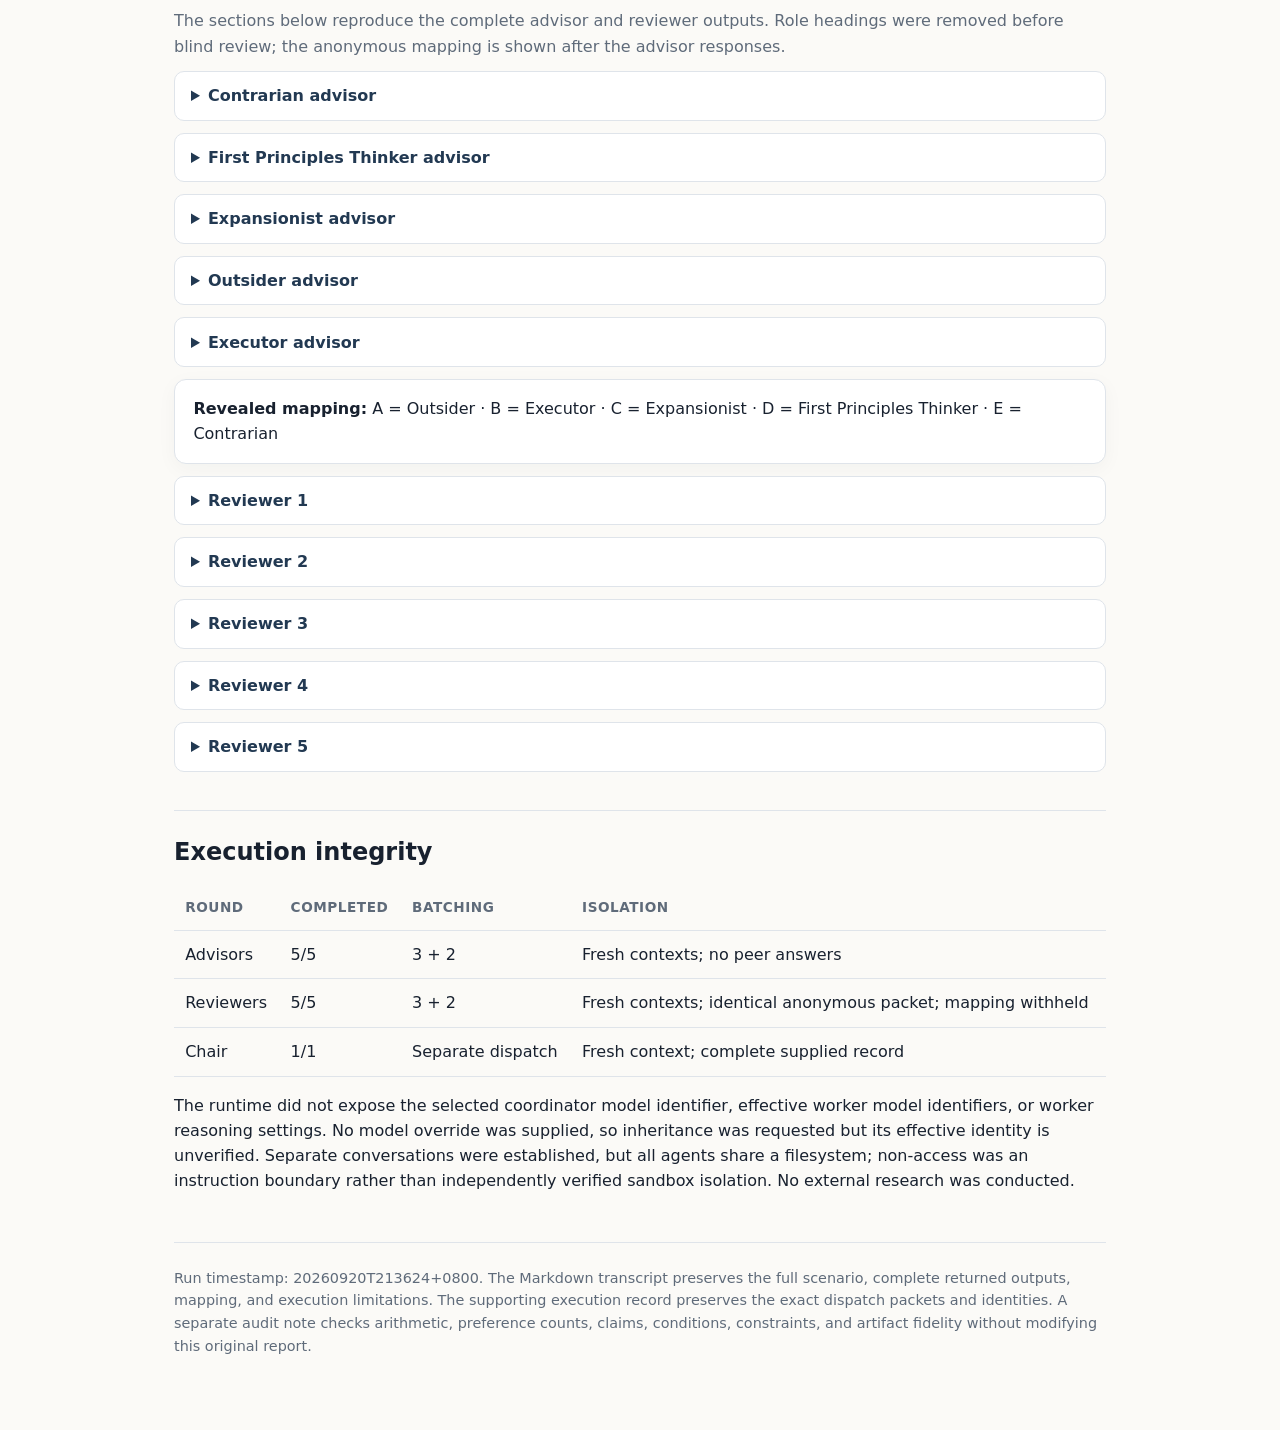
<file: examples/workshop-or-course/council-report-20260920T213624+0800.html>
<!doctype html>
<html lang="en">
<head>
  <meta charset="utf-8">
  <meta name="viewport" content="width=device-width, initial-scale=1">
  <title>Council Report — Paid live workshop vs. self-paced course</title>
  <style>
    :root { --ink:#18212f; --muted:#5f6b7a; --paper:#fbfaf7; --card:#fff; --line:#dfe4ea; --accent:#315a85; --accent2:#e9f1f8; --warn:#8a4b17; --good:#1f6b4f; }
    * { box-sizing:border-box; }
    body { margin:0; color:var(--ink); background:var(--paper); font:16px/1.58 system-ui,-apple-system,BlinkMacSystemFont,"Segoe UI",sans-serif; }
    main { max-width:980px; margin:auto; padding:48px 24px 72px; }
    h1,h2,h3 { line-height:1.18; margin-top:1.6em; }
    h1 { font-size:clamp(2rem,5vw,3.5rem); margin:.2em 0 .35em; letter-spacing:-.035em; }
    h2 { border-top:1px solid var(--line); padding-top:1.1em; }
    h3 { font-size:1.08rem; }
    p { margin:.7em 0; }
    ul { padding-left:1.3em; }
    .eyebrow { color:var(--accent); font-size:.8rem; font-weight:800; letter-spacing:.12em; text-transform:uppercase; }
    .label { display:inline-block; padding:.28rem .6rem; border-radius:999px; background:#f7eadf; color:var(--warn); font-size:.82rem; font-weight:750; }
    .lede { font-size:1.25rem; color:#344154; max-width:760px; }
    .verdict { margin:2rem 0; padding:1.4rem 1.6rem; border-left:5px solid var(--good); background:#edf7f2; border-radius:4px; }
    .verdict strong { color:var(--good); }
    .grid { display:grid; grid-template-columns:repeat(auto-fit,minmax(220px,1fr)); gap:14px; margin:1rem 0; }
    .card { background:var(--card); border:1px solid var(--line); border-radius:12px; padding:1rem 1.15rem; box-shadow:0 5px 20px rgba(28,39,55,.04); }
    .metric { font-size:1.6rem; font-weight:800; color:var(--accent); }
    .muted { color:var(--muted); }
    .gate { border-left:4px solid var(--accent); }
    details { margin:.75rem 0; background:var(--card); border:1px solid var(--line); border-radius:10px; padding:.7rem 1rem; }
    summary { cursor:pointer; font-weight:750; color:#223952; }
    blockquote { margin:1rem 0; padding:.8rem 1rem; background:var(--accent2); border-left:4px solid var(--accent); }
    table { width:100%; border-collapse:collapse; margin:1rem 0; }
    th,td { text-align:left; vertical-align:top; padding:.7rem; border-bottom:1px solid var(--line); }
    th { color:var(--muted); font-size:.85rem; text-transform:uppercase; letter-spacing:.04em; }
    code { background:#eef1f4; padding:.12rem .3rem; border-radius:4px; }
    footer { margin-top:3rem; padding-top:1.5rem; border-top:1px solid var(--line); color:var(--muted); font-size:.9rem; }
  </style>
</head>
<body>
<main>
  <div class="eyebrow">Portable LLM Council sample</div>
  <h1>Validate live demand before building the course</h1>
  <p class="label">Fictional scenario; actual council run.</p>
  <p class="lede">Should a solo consultancy launch a paid live workshop within three weeks, or spend six weeks developing a self-paced course first?</p>

  <section class="verdict">
    <strong>Verdict:</strong> Run a seven-day, full-price presale for a tightly scoped live pilot. Deliver only if ten people pay $150 by a firm cutoff and the remaining work still fits inside eight hours per week. Do not build the self-paced course yet.
  </section>

  <div class="grid">
    <div class="card"><div class="metric">10</div><div>full-price payments required to deliver the pilot</div></div>
    <div class="card"><div class="metric">22 / 24 h</div><div>estimated pilot work versus three-week capacity</div></div>
    <div class="card"><div class="metric">$300</div><div>maximum pilot spending, with near-zero pre-threshold spend</div></div>
    <div class="card"><div class="metric">20 seats</div><div>needed per month at $150 to gross $3,000</div></div>
  </div>

  <h2>Why this course of action</h2>
  <p>All five advisors rejected building the six-week course first. It would consume 42 of the available 48 hours and $1,200 of the $1,500 pre-sales budget before anyone has demonstrated willingness to pay. A pre-sold live pilot has lower financial exposure and produces stronger evidence than survey interest, but it is a validation instrument—not proof of repeatable monthly revenue.</p>
  <p>A full 15-seat workshop grosses $2,250. One cohort therefore cannot reach the $3,000 monthly objective. A course would need 25 purchases every month at $120, with unknown conversion, refunds, completion, support, and update costs. Neither recurring volume is established.</p>

  <h2>Decision gates</h2>
  <div class="grid">
    <div class="card gate"><h3>Proceed</h3><p>Deliver only if ten participants pay the full $150 by a firm cutoff and preparation can remain within eight hours in every week. Cap pilot spending at $300.</p></div>
    <div class="card gate"><h3>Change</h3><p>With six to nine payments, interview buyers and selected non-buyers, change one variable, and run one bounded second presale. Do not force the current workshop through.</p></div>
    <div class="card gate"><h3>Stop</h3><p>With fewer than six payments, or after two full-price presales fail to reach ten, stop investing. Also stop scaling if outcomes are weak, support is heavy, or client work is threatened.</p></div>
    <div class="card gate"><h3>Advance</h3><p>Require useful outcomes, manageable support, and a second cohort of mostly new full-price buyers. Only then evaluate a course, ideally backed by paid asynchronous preorders.</p></div>
  </div>

  <h2>The first eight hours</h2>
  <blockquote>Launch a seven-day paid presale: define the three exact workflows and measurable outcomes, publish a one-page offer with the $150 price, date, 15-seat cap, ten-person minimum, payment link, and automatic-refund terms, then send the same offer to the 12 interested respondents, three supportive clients, and the broader list with source tracking. Do no substantive production until the payment gate is met.</blockquote>

  <h2>Agreement, disagreement, and review insight</h2>
  <h3>Where the Council Agrees</h3>
  <p>Do not build the self-paced course first. Use real payments to validate demand, keep the pilot tightly scoped, and treat the first cohort as a learning step rather than a scalable business model.</p>
  <h3>Where the Council Clashes</h3>
  <p>The advisors differ on middling demand: thresholds ranged from four to seven buyers for a learning pilot, eight to ten for delivery, and ten fully paid seats. The chair chose ten because the estimated 22-hour workload leaves only two hours of slack across the three-week window. The council also differed on testing the warmest 12 people first versus the whole list; the chair combined them into one source-tracked campaign.</p>
  <h3>What blind review added</h3>
  <p>Reviewers selected Response E three times and Response A twice as strongest; all five selected Response C as having the biggest blind spot. Their repeated concern was that one warm cohort does not demonstrate repeatable customer acquisition or a six-month route to $3,000 monthly revenue.</p>
  <p>The historical 4% link-click rate implies roughly 32 visits from 800 delivered emails. Ten purchases would require about 31% of those visitors to buy if reach does not improve. The presale therefore needs separate tracking for reach, page visits, checkout starts, and payments so a failure can be diagnosed.</p>

  <h2>Chair verdict</h2>
  <details open><summary>Where the Council Agrees</summary>
    <p>Do not build the six-week self-paced course first. It would consume 42 of the available 48 hours and $1,200 of the $1,500 pre-sales budget while willingness to pay, completion, refunds, support load, and content-update needs remain unknown. That leaves too little contingency to protect client work if the estimates prove optimistic.</p>
    <p>The strongest shared recommendation is a conditionally pre-sold live pilot within three weeks. Its estimated 22 hours narrowly fit the 24-hour allowance, its $300 cost limits exposure, and payment provides better evidence than survey interest. The pilot is a validation instrument, not yet a scalable business model.</p>
    <ul><li>A 15-seat workshop grosses $2,250, so one cohort cannot reach the $3,000 monthly objective.</li><li>At $150, the consultancy needs 20 seat-sales per month—probably two cohorts of about ten.</li><li>At $120, a course needs 25 purchases every month, before refunds, support, and audience exhaustion.</li></ul>
    <p>Neither format has yet demonstrated that recurring volume.</p>
  </details>
  <details><summary>Where the Council Clashes</summary>
    <p>The main disagreement is what to do with middling demand. Some advisors would deliver with 8–10 buyers; one would consider 4–7 for learning value; others require ten fully paid seats. Given the lack of slack in the 22-hour estimate and the need to protect paying client work, ten full-price payments is the sounder delivery threshold. Four to seven buyers do not justify committing nearly three weeks of scarce capacity without materially shrinking the preparation.</p>
    <p>There is also tension over whom to approach first. Testing only the 12 interested respondents creates an unrealistically demanding conversion test and reveals little about broader demand. Sending only to the entire list, however, can obscure whether the problem is reach, positioning, or willingness to pay. The answer is one instrumented campaign: personally invite the 12 respondents and three supportive clients, while also offering the same terms to the broader list and tracking each source separately.</p>
    <p>The speculative “offer ladder”—team licences, templates, advisory packages—may eventually have merit, but it should not guide the first decision. It expands scope before the core training offer is commercially validated.</p>
  </details>
  <details><summary>Blind Spots the Council Caught</summary>
    <p>The historical funnel makes ten sales challenging. A 4% link-click rate across 800 delivered emails implies roughly 32 visits; ten purchases would require about 31% of those visitors to buy unless the offer materially increases reach. Consequently, a failed presale cannot be interpreted from payment totals alone. Delivery, opens, sales-page visits, checkout starts, and completed payments must be separated so the consultant can distinguish a distribution problem from an offer, price, timing, or demand problem.</p>
    <p>A successful first workshop could merely exhaust the most engaged subscribers. The central six-month test is therefore not “Did one cohort sell?” but “Can another cohort of mostly new buyers be acquired at full price without aggressive selling, excessive acquisition cost, or more than eight hours of work per week?”</p>
    <p>Other material uncertainties are the vague promise, the mixture of owners and operations staff, optimistic workload estimates, untested support demand, rapidly changing AI tools, and the risk that buyers really want individualized consulting. A workshop recording is not automatically a course; permissions, editing, and cleaner instructional production remain separate work.</p>
    <p>This verdict is based solely on the hypothetical scenario. No market claims were externally verified. The worker model settings and filesystem isolation were also not independently verifiable, which limits confidence in process independence but does not change the basic capacity and revenue arithmetic.</p>
  </details>
  <details><summary>The Recommendation</summary>
    <p>Run a staged paid-validation process, beginning with a live workshop presale for a delivery date within three weeks. Do not produce the self-paced course now.</p>
    <ul>
      <li><strong>Proceed:</strong> Deliver only if ten participants pay the full $150 by a firm cutoff early enough to complete preparation without exceeding eight hours in any week. Keep pre-threshold spending close to zero using existing tools, and cap total pilot spending at $300. If the remaining work no longer fits within the 24-hour three-week allowance, move or cancel the event rather than displacing client work.</li>
      <li><strong>Change:</strong> If six to nine people pay, do not force the current workshop through. Interview buyers and selected non-buyers, refine one variable—such as audience, promised result, date, or format—and run one bounded second presale with funds remaining refundable. Strong scheduling objections accompanied by paid self-paced preorders would support testing a lean asynchronous product instead.</li>
      <li><strong>Stop:</strong> If fewer than six buy, or if two clear full-price presale tests fail to reach the delivery threshold, stop investing in this offer. Also stop scaling if participants mainly require individualized advice, outcomes are weak, refunds are material, support exceeds the assumed load, or the work threatens client commitments.</li>
      <li><strong>Advance beyond the pilot:</strong> Require useful participant outcomes, manageable support, reusable questions and exercises, and a second cohort of mostly new full-price buyers. Two cohorts totalling at least 20 seats in a month would demonstrate a plausible—though still labour-dependent—route to $3,000 gross monthly revenue.</li>
      <li><strong>Build the course later:</strong> Consider the 42-hour course only after repeat demand is shown, the material is stable, buyers explicitly want asynchronous access, and paid preorders or equivalent evidence make 25 monthly purchases credible. Pilot revenue should fund that stage; the remaining budget should not be committed merely because the first workshop filled.</li>
    </ul>
    <p>The evidence that would most improve the recommendation is full-price payment conversion by source, followed by second-cohort acquisition from new buyers. The evidence most likely to reverse it would be substantially stronger paid demand for asynchronous access than live attendance, or proof that live buyers primarily need custom consulting rather than repeatable instruction.</p>
  </details>
  <details><summary>The One Thing to Do First</summary>
    <p>Within next week’s eight-hour allowance, launch a seven-day paid presale: define the three exact workflows and measurable outcomes, publish a one-page offer with the $150 price, date, 15-seat cap, ten-person minimum, payment link, and automatic-refund terms, then send the same offer to the 12 interested respondents, three supportive clients, and the broader list with source tracking. Do no substantive course or workshop production until the payment gate is met.</p>
  </details>

  <h2>Complete returned material</h2>
  <p class="muted">The sections below reproduce the complete advisor and reviewer outputs. Role headings were removed before blind review; the anonymous mapping is shown after the advisor responses.</p>

  <details><summary>Contrarian advisor</summary>
    <p>The most vulnerable assumption is not production time or format preference; it is willingness to pay. Twelve survey expressions—possibly from unusually engaged subscribers—cannot support either a 42-hour course investment or an expectation of $3,000 monthly revenue. At the stated prices, that target requires 20 workshop seats or 25 course purchases every month, before accounting for refunds, support, or audience exhaustion.</p>
    <p>Do not build the self-paced course first. Its apparent scalability could conceal the fatal flaw: producing reusable material for demand that has never been commercially validated. Instead, stage a paid live pilot within three weeks, conditional on advance sales. Proceed only if at least 8–10 people pay the full $150 by a fixed go/no-go date; otherwise cancel and refund. Keep spending materially below the $300 estimate until that threshold is reached.</p>
    <p>Even a successful pilot would validate only one cohort, not sustained monthly demand. Proceed toward repetition or a recorded product only if attendees complete the workshop, report that the three workflows solve meaningful problems, and a credible share requests follow-on material or permits use of the recording. Change direction if buyers mainly value individualized advice, because that would undermine scalability. Stop this offer if two bounded invitations to the list and existing clients fail to produce the enrollment threshold without discounts or aggressive selling.</p>
    <p>Within next week’s eight hours, create a one-page offer and payment page, set the pilot date and refund terms, then send a straightforward invitation to the 12 interested respondents and three supportive clients before approaching the full list.</p>
  </details>
  <details><summary>First Principles Thinker advisor</summary>
    <p>The decision is not really “live versus recorded.” It is how to validate paid demand and create reusable training without jeopardizing client revenue. On that basis, producing the self-paced course first is premature: it consumes nearly the full six-week capacity and most of the budget before any purchase evidence exists.</p>
    <p>Use a staged, paid-validation approach. Pre-sell one tightly scoped live pilot, then build a course only if the pilot demonstrates both demand and repeatable learning needs. At $150, a full workshop produces $2,250; reaching $3,000 monthly would require at least two sessions or a later product that sells without live delivery. The workshop is therefore a learning vehicle, not yet the final business model.</p>
    <p>Proceed with delivery if roughly 8–10 people make real, preferably refundable, payments by a stated deadline. That would provide stronger evidence than survey responses while covering direct costs. If fewer than five purchase, pause production and interview buyers and non-buyers about topic, price, timing, and promised outcome. Results between those thresholds justify adjusting the offer and testing once more, not automatically building the course.</p>
    <p>The evidence most likely to change the recommendation is actual paid conversion from the email list, followed by participant outcomes, refund requests, recurring questions, and willingness to buy follow-on training. A course becomes justified when the pilot reveals stable material, credible outcomes, and enough demand to make 25 monthly purchases at $120 plausible.</p>
    <p>Within the next eight hours, create a one-page pilot offer with three concrete outcomes, date, price, 15-seat cap, refund terms, and payment link, then send it to the list and measure purchases—not clicks or stated interest.</p>
  </details>
  <details><summary>Expansionist advisor</summary>
    <p>Launch a paid live workshop first, structured as the first stage of a reusable product rather than a standalone event. If it fills 15 seats, it produces $2,250 revenue on roughly $300 direct spending while revealing buyer objections, useful examples, support needs, and willingness to pay. More importantly, better-than-expected demand could support a broader offer ladder: repeated workshops, team licenses, a refined self-paced course, implementation templates, or higher-priced advisory packages.</p>
    <p>The overlooked upside is that live delivery may create the raw material and confidence for a stronger course without committing 42 hours and $1,200 before payment. Design the workshop slides, exercises, and follow-up resources as reusable course components. Do not assume the attendee recording can simply become a product; record clean instructional segments separately later if demand is validated.</p>
    <p>Proceed with delivery if at least 8–10 people pay by a firm deadline, generating $1,200–$1,500. Strong evidence for acceleration would be reaching capacity, a waitlist, requests from businesses for team sessions, or several buyers asking for an asynchronous version. If only 4–7 people pay, consider a smaller pilot only if participants accept the format and the learning value justifies it. Fewer than four paid registrations should trigger refunds or postponement and direct buyer interviews rather than course production.</p>
    <p>The evidence most likely to change this recommendation would be paid preorders for the self-paced course substantially exceeding live registrations, or clear scheduling barriers among otherwise willing buyers.</p>
    <p>Within next week’s eight hours, create a concise workshop outline and sales page, then email the 12 interested respondents with a payment link and a seven-day early validation deadline.</p>
  </details>
  <details><summary>Outsider advisor</summary>
    <p>Neither option is yet convincingly supported by demand evidence. The topic is vague: “AI,” “streamline,” and “three recurring workflows” do not tell a buyer which tasks will improve, what tools or skill level are required, or what measurable result they should expect. The audience also combines owners and operations staff, who may have different needs and purchasing authority.</p>
    <p>A staged paid validation is the better fit. Offer one live pilot before producing a course, but only proceed if it reaches a preset threshold—such as 10 fully paid seats at $150 by a clear deadline. If it does not, refund purchasers and investigate whether the problem is the topic, positioning, price, format, or audience. Survey interest and informal encouragement are not substitutes for payment.</p>
    <p>The economics also need clearer framing. One full live cohort produces $1,500–$2,250 gross, so reaching $3,000 monthly would require roughly two cohorts per month unless recordings or another offer add revenue. The course would need 25 monthly purchases, while its conversion, refunds, completion, support burden, and update frequency are unknown. Its 42-hour estimate also consumes nearly the entire six-week allowance and 80% of the cash budget.</p>
    <p>Evidence that would change the recommendation includes paid conversion, buyer objections, attendance, achieved outcomes, support time, and demand for recordings. Strong pilot results would justify turning the proven material into a course; weak sales or outcomes would justify revising or stopping.</p>
    <p>Within next week’s eight hours, define the three exact workflows and promised outcomes, publish a simple paid pilot offer, and email the list with a minimum-enrollment refund condition.</p>
  </details>
  <details><summary>Executor advisor</summary>
    <p>Start with a paid live workshop as a validation stage, not as the final scalable model. Its estimated 22-hour total workload narrowly fits the three-week capacity of 24 hours, costs only $300, and tests willingness to pay before committing most of the six-week capacity and $1,200 to an unvalidated course. Because estimates may be optimistic, scope must remain limited to the three promised workflows.</p>
    <p>The workshop alone does not establish the $3,000 monthly target: that requires 20 seat-sales per month, likely across repeated cohorts. Its greater value is generating paid-demand evidence, delivery feedback, common questions, and material that could later inform a self-paced product.</p>
    <p>Proceed with the workshop only if at least 10 participants pay by a firm cutoff, producing $1,500 gross. If 6–9 pay, investigate objections and consider a smaller pilot only if preparation can be reduced materially. If fewer than six pay despite a clear offer to the existing audience, stop production and reassess the topic, promise, price, or audience. Do not treat clicks or verbal interest as substitutes for payment.</p>
    <p>Strong, timely deposits would reinforce the recommendation. Weak paid conversion would argue against both options. Strong workshop outcomes—especially repeated questions, positive feedback, and requests for recordings—would justify developing a lean course afterward. High support needs or rapidly outdated material would favor repeatable live cohorts instead.</p>
    <p>Within next week’s eight hours, create a concise paid offer with a fixed date, three concrete outcomes, a 15-seat cap, and an automatic refund if the 10-person threshold is not met; then send it to the survey respondents, interested clients, and email list.</p>
  </details>

  <div class="card"><strong>Revealed mapping:</strong> A = Outsider · B = Executor · C = Expansionist · D = First Principles Thinker · E = Contrarian</div>

  <details><summary>Reviewer 1</summary><p><strong>1. Strongest: E.</strong> It best separates initial paid validation from evidence of sustained demand. It quantifies monthly sales requirements, recognizes audience exhaustion, controls pre-threshold spending, tests whether customers value scalable instruction versus individualized advice, and defines a bounded stopping rule after two invitations.</p><p><strong>2. Biggest blind spot: C.</strong> Its speculative “offer ladder” introduces team licenses, templates, and advisory packages without evidence and weakens focus on the stated repeatable-training objective. Its willingness to run with 4–7 buyers also lacks a clear test of whether that small cohort can support the required economics.</p><p><strong>3. Common omission:</strong> None provides a concrete second-stage test of repeatable customer acquisition beyond the existing warm list and first cohort. One successful pilot could exhaust the most engaged buyers; the council should require evidence that fresh prospects can be reached and converted at a sustainable rate before treating either repeated workshops or a course as a credible path to $3,000 monthly.</p></details>
  <details><summary>Reviewer 2</summary><p><strong>1. A is strongest.</strong> It diagnoses both unvalidated willingness to pay and weak offer definition, recognizes audience segmentation, quantifies the monthly economics, and sets a clear paid threshold before committing scarce time and cash.</p><p><strong>2. C has the biggest blind spot.</strong> Its first test targets only 12 interested respondents while requiring 8–10 purchases—an exceptionally high conversion threshold. Failure could reflect the narrow reach rather than weak demand, making its stop signal hard to interpret. Its speculative “offer ladder” also risks distracting from validation.</p><p><strong>3. All five underuse the existing funnel data.</strong> At a 4% link-click rate, 800 delivered emails historically yield roughly 32 clicks. Securing 8–10 buyers would therefore require an unusually high click-to-purchase conversion unless the offer materially improves engagement. The council should set separate thresholds for reach, sales-page conversion, and payment so a failed test can distinguish distribution weakness from offer or demand weakness.</p></details>
  <details><summary>Reviewer 3</summary><p><strong>1. Strongest: E.</strong> It best distinguishes validating one paid cohort from validating sustainable monthly demand. Its attention to audience exhaustion, individualized-advice risk, controlled spending, and two bounded sales tests gives the clearest progression and stopping discipline.</p><p><strong>2. Biggest blind spot: C.</strong> It emphasizes an attractive offer ladder—licenses, templates, advisory work—before the core offer is validated. That expansion could diffuse the consultant’s limited eight-hour weekly capacity, and C provides no prioritization or economics for those additional paths.</p><p><strong>3. Shared miss:</strong> None provides a concrete six-month path from pilot to recurring $3,000 months. The council should require staged revenue and capacity milestones, including how new buyers will be acquired after the engaged segment is exhausted, before treating the pilot-to-course sequence as capable of meeting the objective.</p></details>
  <details><summary>Reviewer 4</summary><p><strong>1. A is strongest.</strong> It best connects weak demand evidence, unclear positioning, audience segmentation, capacity, budget, and the monthly revenue math. Its ten-paid-seat threshold creates a clean go/no-go test, while its evidence plan distinguishes initial purchases from outcomes and scalability.</p><p><strong>2. C has the biggest blind spot.</strong> It permits delivery with as few as four to seven buyers without specifying how preparation would shrink. Spending roughly 22 hours on such weak validation could crowd out client commitments while producing little evidence toward the $3,000 monthly objective. Its proposed first test also targets only the 12 already-interested respondents, limiting what it reveals about broader demand.</p><p><strong>3. All five miss a concrete test of repeatable customer acquisition beyond the first warm cohort.</strong> A successful pilot could exhaust the most engaged subscribers without supporting monthly revenue for six months. The council should require a second-cohort, team-sales, referral, or broader-list test—with an acceptable acquisition cost and conversion threshold—before treating the offer as repeatable or funding course production.</p></details>
  <details><summary>Reviewer 5</summary><p><strong>1. Strongest: E.</strong> It identifies willingness to pay as the key uncertainty, rejects premature course production, distinguishes one successful cohort from sustained monthly demand, and adds a valuable scalability test: whether buyers value repeatable instruction or individualized advice. Its bounded second test also avoids overreacting to one launch.</p><p><strong>2. Biggest blind spot: C.</strong> Its “offer ladder” introduces speculative upside—team licenses, templates, and advisory packages—without evidence or a disciplined path to the stated objective. Its 4–7 buyer middle case is also permissive: proceeding for “learning value” could consume scarce time without a clear economic or evidentiary threshold.</p><p><strong>3. What all five missed:</strong> None provides a quantified six-month validation path from one warm-audience pilot to repeatable $3,000 monthly revenue. The council should require milestones for a second cohort, repeat/referral demand, list exhaustion, and customer acquisition beyond the initially interested respondents. Otherwise, the pilot may validate delivery and initial purchases while leaving the central recurring-revenue objective untested.</p></details>

  <h2>Execution integrity</h2>
  <table><tr><th>Round</th><th>Completed</th><th>Batching</th><th>Isolation</th></tr><tr><td>Advisors</td><td>5/5</td><td>3 + 2</td><td>Fresh contexts; no peer answers</td></tr><tr><td>Reviewers</td><td>5/5</td><td>3 + 2</td><td>Fresh contexts; identical anonymous packet; mapping withheld</td></tr><tr><td>Chair</td><td>1/1</td><td>Separate dispatch</td><td>Fresh context; complete supplied record</td></tr></table>
  <p>The runtime did not expose the selected coordinator model identifier, effective worker model identifiers, or worker reasoning settings. No model override was supplied, so inheritance was requested but its effective identity is unverified. Separate conversations were established, but all agents share a filesystem; non-access was an instruction boundary rather than independently verified sandbox isolation. No external research was conducted.</p>

  <footer>Run timestamp: 20260920T213624+0800. The Markdown transcript preserves the full scenario, complete returned outputs, mapping, and execution limitations. The supporting execution record preserves the exact dispatch packets and identities. A separate audit note checks arithmetic, preference counts, claims, conditions, constraints, and artifact fidelity without modifying this original report.</footer>
</main>
</body>
</html>
</file>
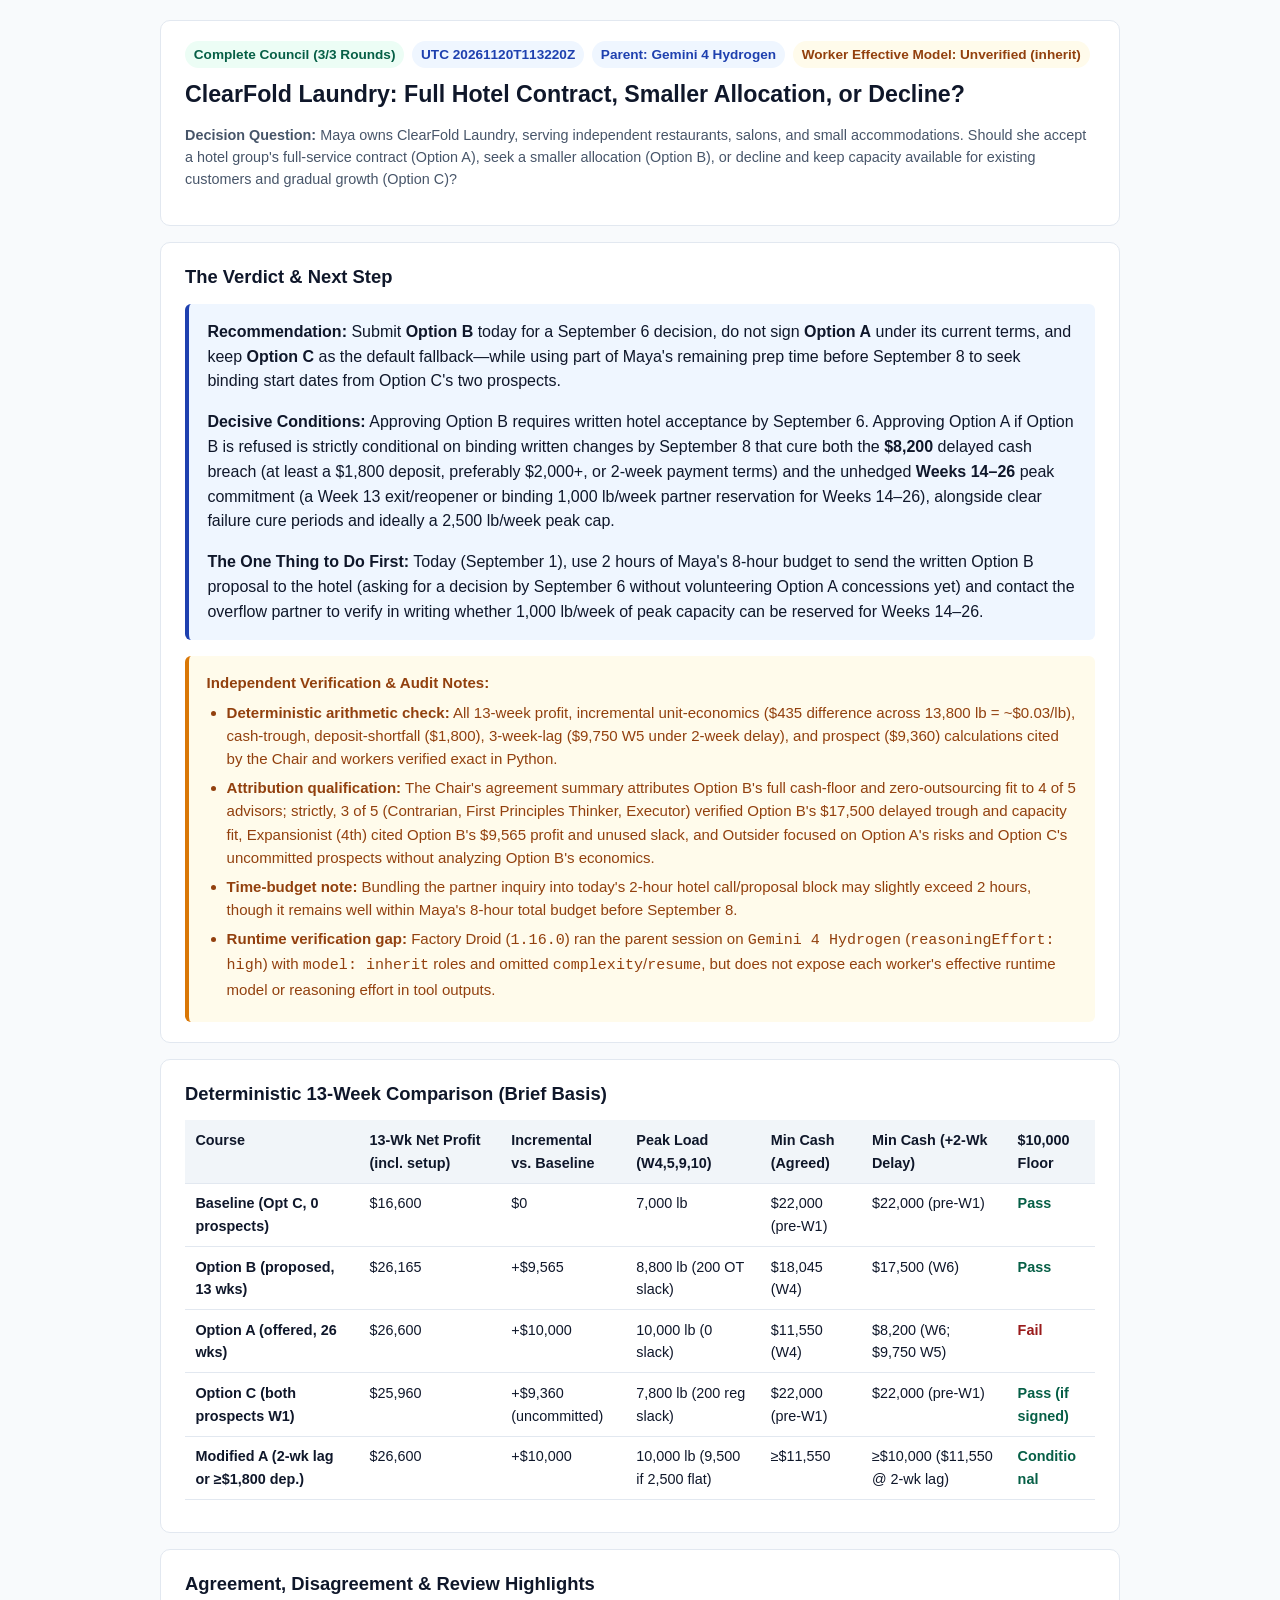
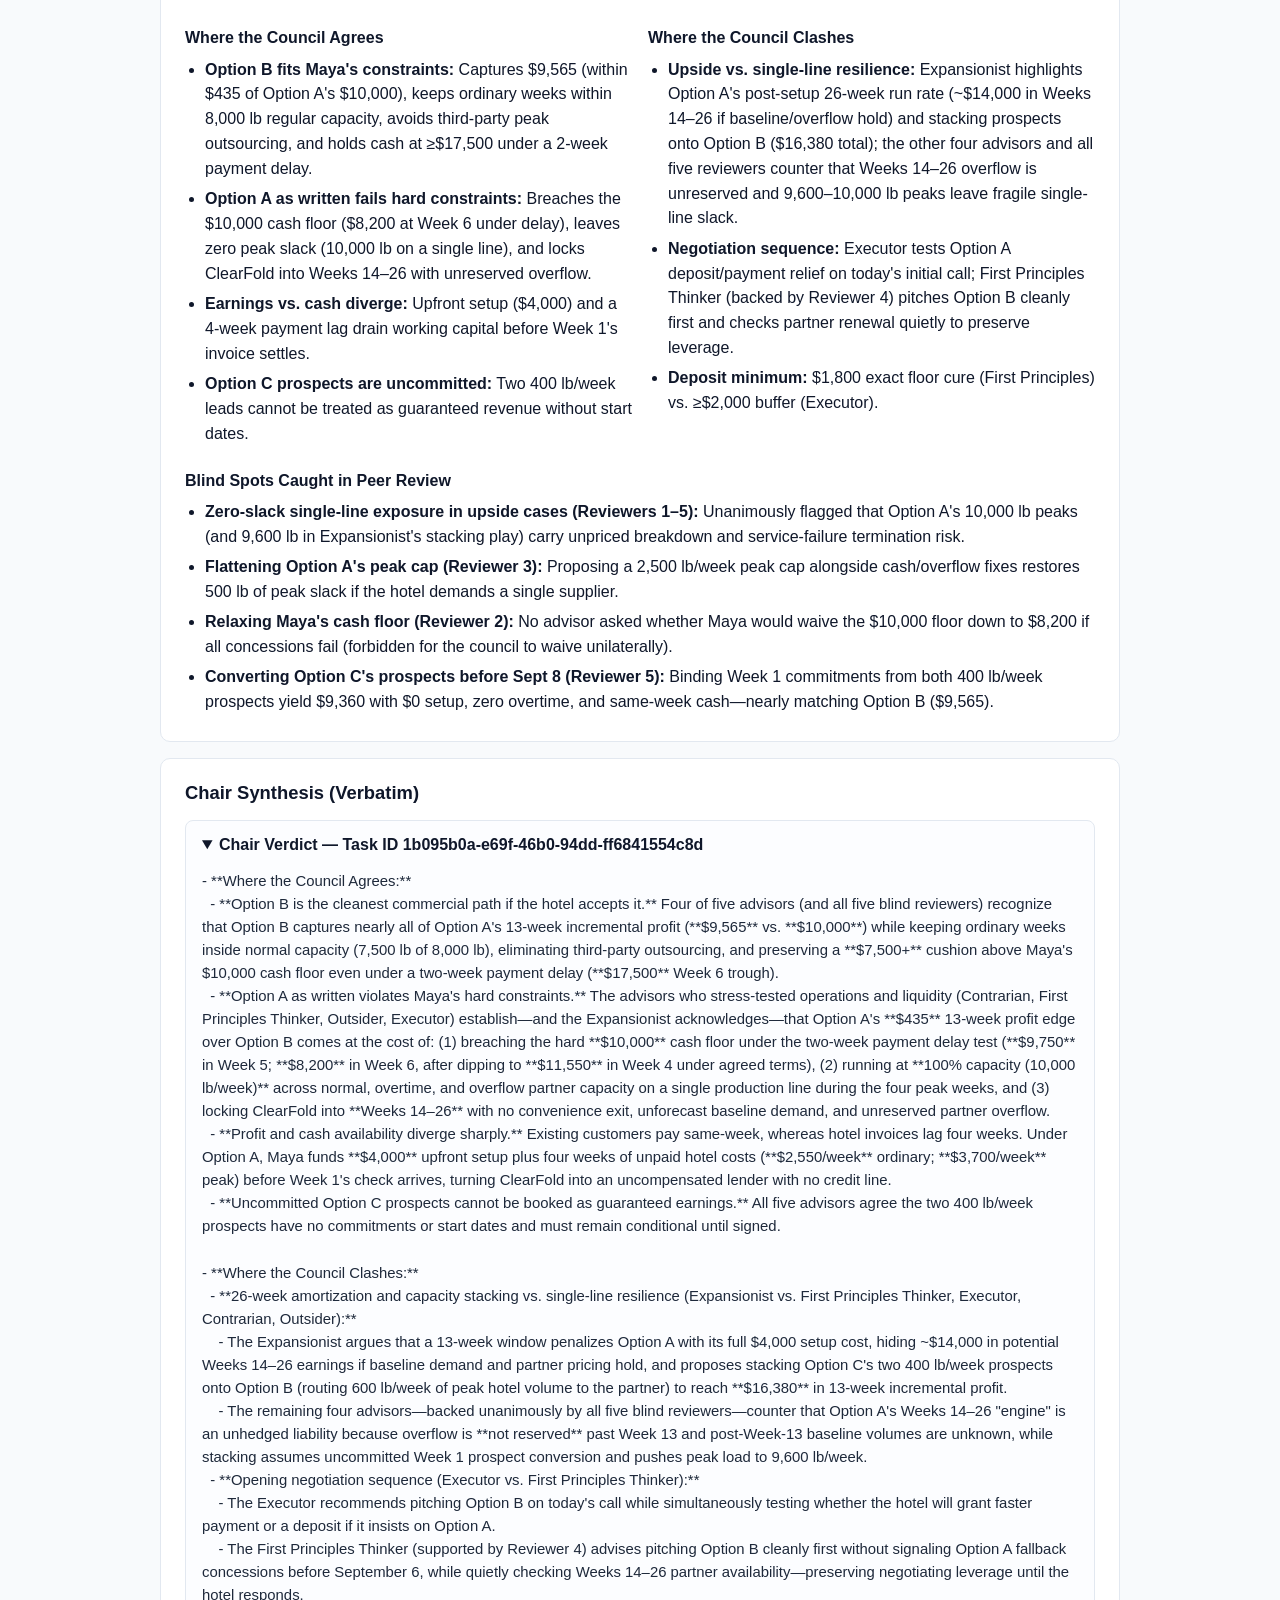
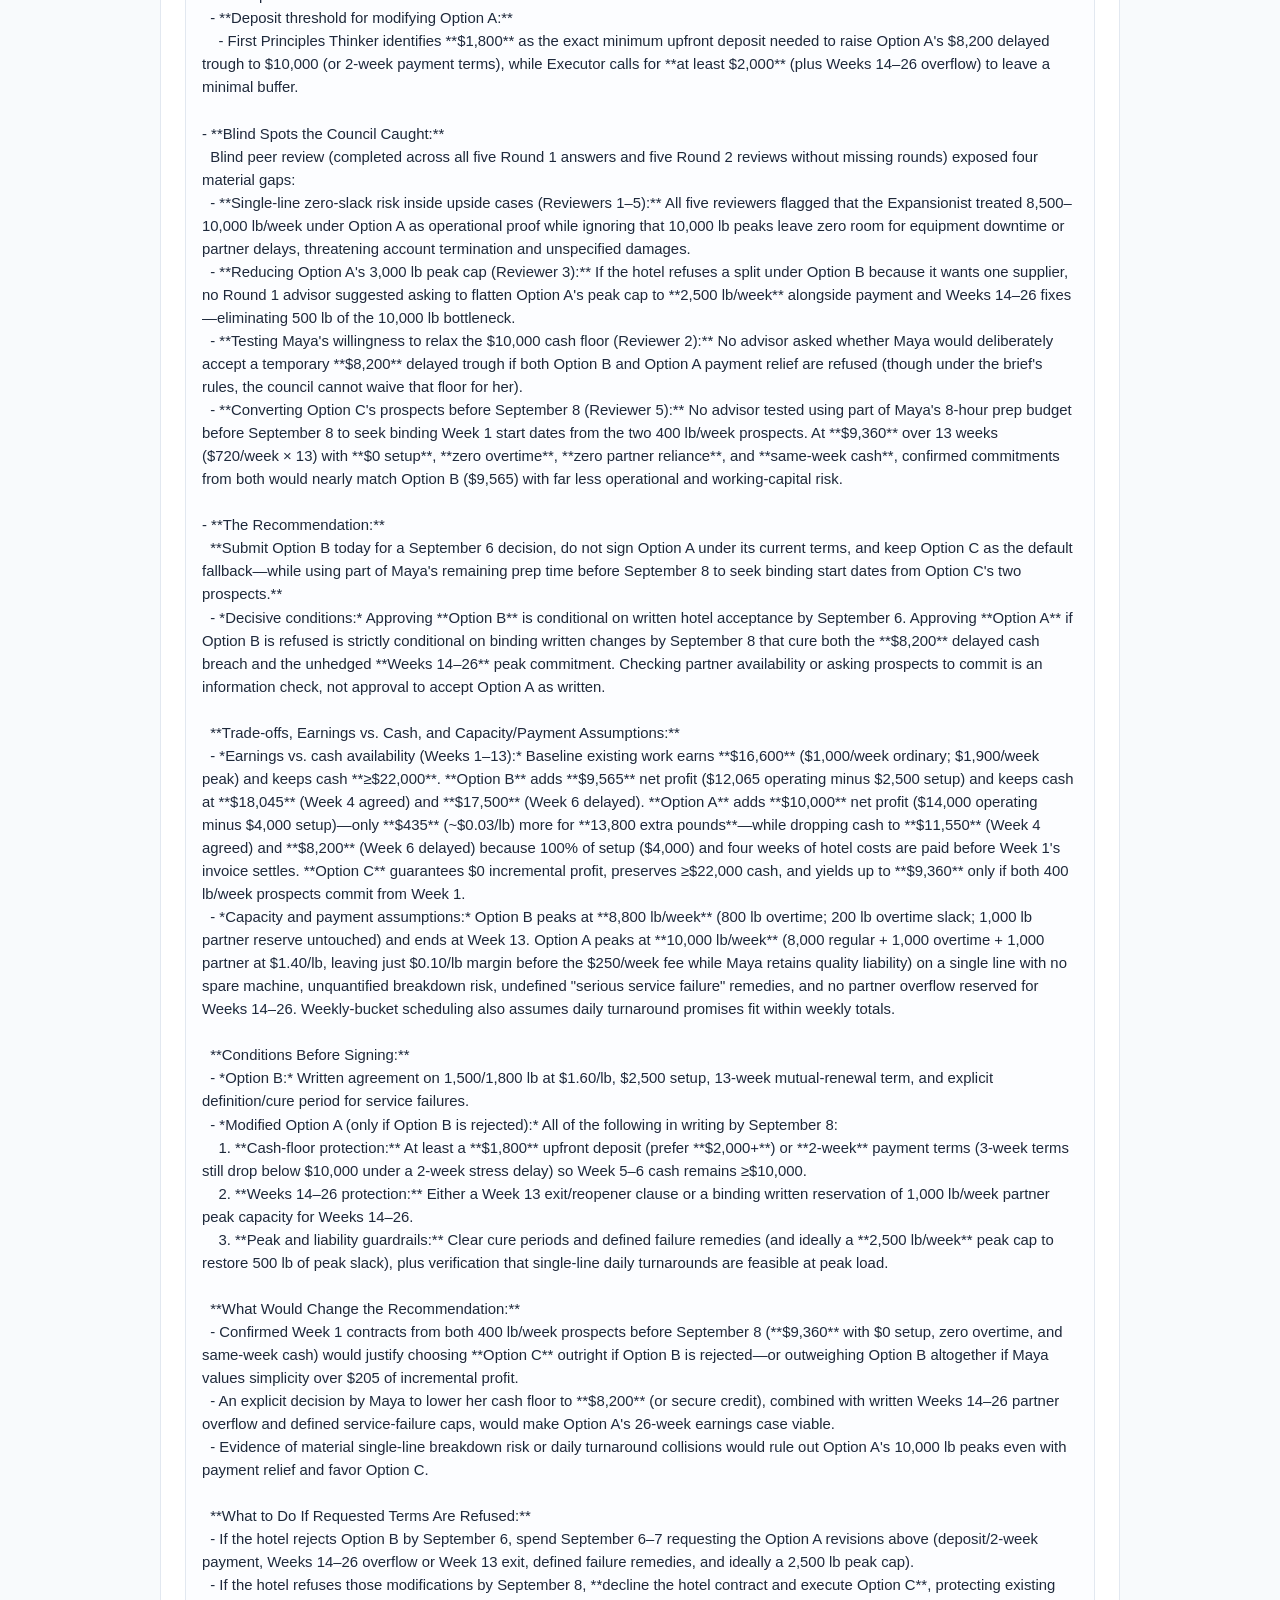
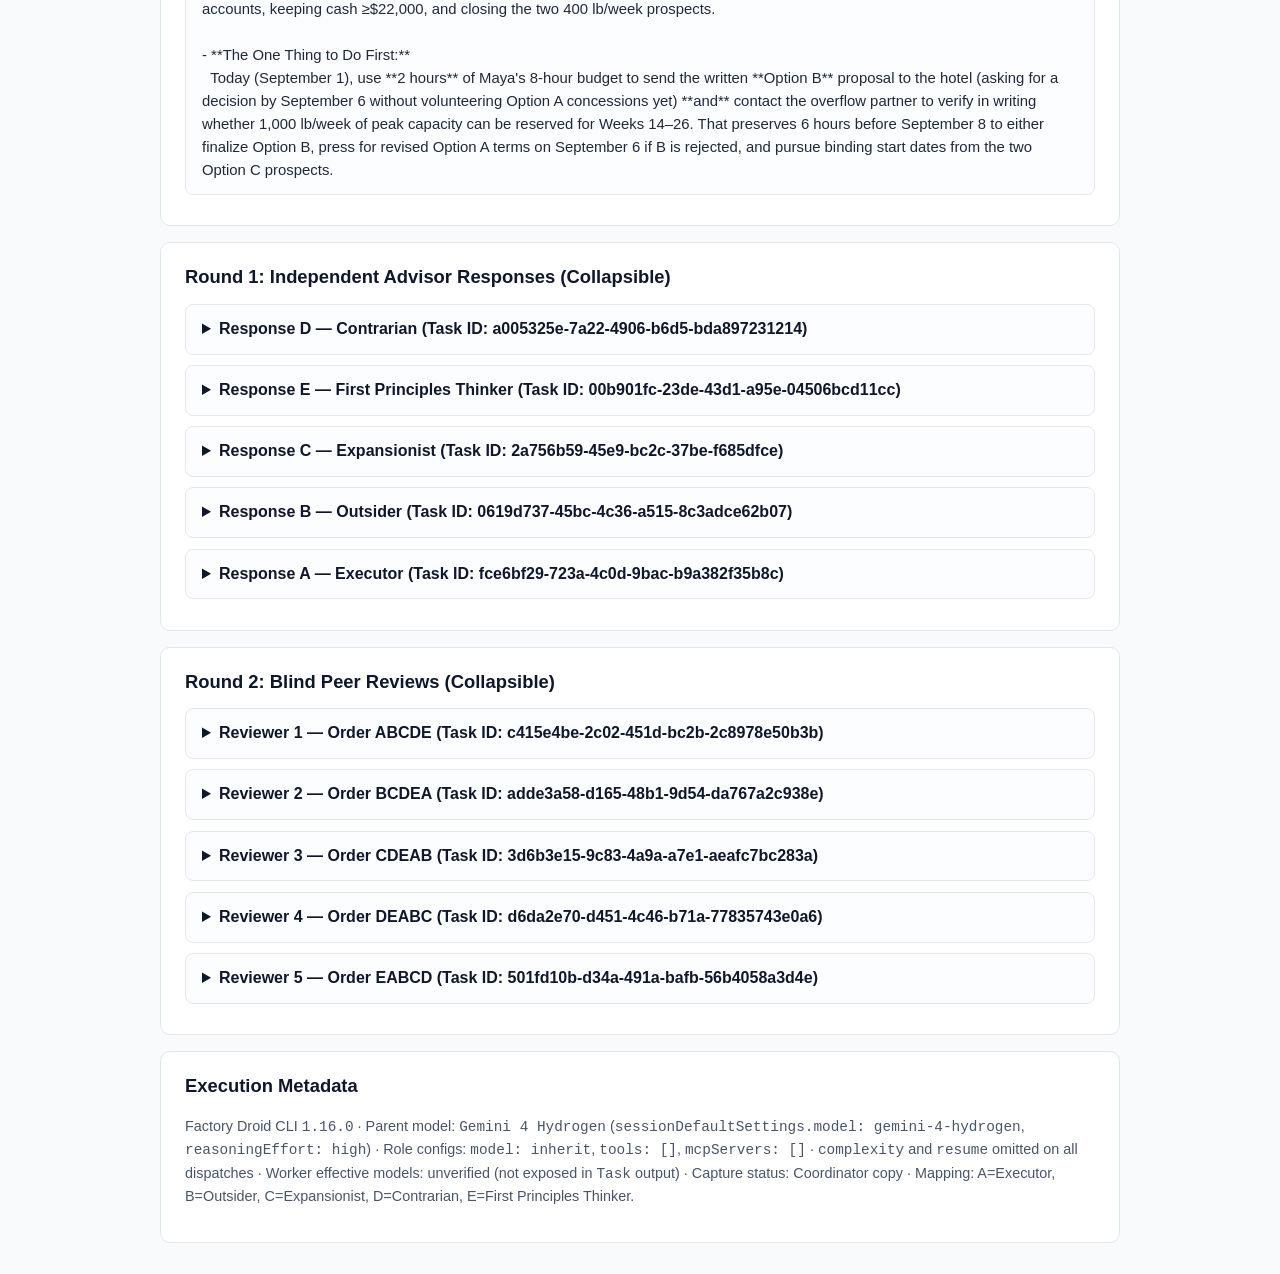
<file: examples/commercial-laundry/factory-droid/council-report-20261120T113220Z.html>
<!DOCTYPE html>
<html lang="en">
<head>
<meta charset="utf-8">
<meta name="viewport" content="width=device-width, initial-scale=1">
<title>LLM Council Report — ClearFold Laundry (20261120T113220Z)</title>
<style>
  :root {
    --bg: #f8fafc;
    --card: #ffffff;
    --text: #0f172a;
    --muted: #475569;
    --border: #e2e8f0;
    --accent: #1e40af;
    --accent-soft: #eff6ff;
    --ok-bg: #ecfdf5;
    --ok-fg: #065f46;
    --warn-bg: #fffbeb;
    --warn-fg: #92400e;
    --bad-bg: #fef2f2;
    --bad-fg: #991b1b;
  }
  * { box-sizing: border-box; }
  body {
    margin: 0;
    padding: 1.25rem;
    font-family: -apple-system, BlinkMacSystemFont, "Segoe UI", Roboto, sans-serif;
    background: var(--bg);
    color: var(--text);
    line-height: 1.55;
    overflow-wrap: anywhere;
  }
  .container {
    max-width: 960px;
    margin: 0 auto;
  }
  header {
    background: var(--card);
    border: 1px solid var(--border);
    border-radius: 10px;
    padding: 1.25rem 1.5rem;
    margin-bottom: 1rem;
  }
  .meta-row {
    display: flex;
    flex-wrap: wrap;
    gap: 0.5rem;
    margin-bottom: 0.75rem;
    font-size: 0.85rem;
  }
  .badge {
    display: inline-block;
    padding: 0.2rem 0.55rem;
    border-radius: 999px;
    font-weight: 600;
    background: var(--accent-soft);
    color: var(--accent);
  }
  .badge.ok { background: var(--ok-bg); color: var(--ok-fg); }
  .badge.warn { background: var(--warn-bg); color: var(--warn-fg); }
  h1 {
    font-size: 1.45rem;
    margin: 0.25rem 0 0.5rem;
    line-height: 1.25;
  }
  h2 {
    font-size: 1.15rem;
    margin: 0 0 0.75rem;
    color: var(--text);
  }
  h3 {
    font-size: 1rem;
    margin: 1rem 0 0.4rem;
  }
  .card {
    background: var(--card);
    border: 1px solid var(--border);
    border-radius: 10px;
    padding: 1.25rem 1.5rem;
    margin-bottom: 1rem;
  }
  .verdict-box {
    border-left: 4px solid var(--accent);
    background: var(--accent-soft);
    padding: 1rem 1.15rem;
    border-radius: 6px;
    margin-bottom: 1rem;
  }
  .verdict-box p:first-child { margin-top: 0; }
  .verdict-box p:last-child { margin-bottom: 0; }
  .qual-box {
    border-left: 4px solid #d97706;
    background: var(--warn-bg);
    color: var(--warn-fg);
    padding: 0.9rem 1.1rem;
    border-radius: 6px;
    margin-top: 1rem;
    font-size: 0.94rem;
  }
  .table-wrap {
    overflow-x: auto;
    -webkit-overflow-scrolling: touch;
    margin: 0.75rem 0;
  }
  table {
    width: 100%;
    border-collapse: collapse;
    font-size: 0.9rem;
    min-width: 540px;
  }
  th, td {
    text-align: left;
    padding: 0.55rem 0.65rem;
    border-bottom: 1px solid var(--border);
    vertical-align: top;
  }
  th {
    background: #f1f5f9;
    font-weight: 600;
  }
  .grid-2 {
    display: grid;
    grid-template-columns: repeat(auto-fit, minmax(280px, 1fr));
    gap: 1rem;
  }
  details {
    border: 1px solid var(--border);
    border-radius: 8px;
    padding: 0.75rem 1rem;
    margin-bottom: 0.65rem;
    background: #fcfdff;
  }
  summary {
    cursor: pointer;
    font-weight: 600;
    color: var(--text);
  }
  .worker-body {
    margin-top: 0.75rem;
    font-size: 0.93rem;
    white-space: pre-wrap;
    color: #1e293b;
  }
  ul { padding-left: 1.25rem; margin: 0.4rem 0; }
  li { margin-bottom: 0.35rem; }
  .muted { color: var(--muted); font-size: 0.9rem; }
  .pill-fail { color: var(--bad-fg); font-weight: 600; }
  .pill-pass { color: var(--ok-fg); font-weight: 600; }
  @media (max-width: 600px) {
    body { padding: 0.65rem; }
    header, .card { padding: 1rem; }
    h1 { font-size: 1.2rem; }
  }
</style>
</head>
<body>
<div class="container">
  <header>
    <div class="meta-row">
      <span class="badge ok">Complete Council (3/3 Rounds)</span>
      <span class="badge">UTC 20261120T113220Z</span>
      <span class="badge">Parent: Gemini 4 Hydrogen</span>
      <span class="badge warn">Worker Effective Model: Unverified (inherit)</span>
    </div>
    <h1>ClearFold Laundry: Full Hotel Contract, Smaller Allocation, or Decline?</h1>
    <p class="muted"><strong>Decision Question:</strong> Maya owns ClearFold Laundry, serving independent restaurants, salons, and small accommodations. Should she accept a hotel group's full-service contract (Option A), seek a smaller allocation (Option B), or decline and keep capacity available for existing customers and gradual growth (Option C)?</p>
  </header>

  <section class="card">
    <h2>The Verdict &amp; Next Step</h2>
    <div class="verdict-box">
      <p><strong>Recommendation:</strong> Submit <strong>Option B</strong> today for a September 6 decision, do not sign <strong>Option A</strong> under its current terms, and keep <strong>Option C</strong> as the default fallback—while using part of Maya's remaining prep time before September 8 to seek binding start dates from Option C's two prospects.</p>
      <p><strong>Decisive Conditions:</strong> Approving Option B requires written hotel acceptance by September 6. Approving Option A if Option B is refused is strictly conditional on binding written changes by September 8 that cure both the <strong>$8,200</strong> delayed cash breach (at least a $1,800 deposit, preferably $2,000+, or 2-week payment terms) and the unhedged <strong>Weeks 14–26</strong> peak commitment (a Week 13 exit/reopener or binding 1,000 lb/week partner reservation for Weeks 14–26), alongside clear failure cure periods and ideally a 2,500 lb/week peak cap.</p>
      <p><strong>The One Thing to Do First:</strong> Today (September 1), use 2 hours of Maya's 8-hour budget to send the written Option B proposal to the hotel (asking for a decision by September 6 without volunteering Option A concessions yet) and contact the overflow partner to verify in writing whether 1,000 lb/week of peak capacity can be reserved for Weeks 14–26.</p>
    </div>

    <div class="qual-box">
      <strong>Independent Verification &amp; Audit Notes:</strong>
      <ul>
        <li><strong>Deterministic arithmetic check:</strong> All 13-week profit, incremental unit-economics ($435 difference across 13,800 lb = ~$0.03/lb), cash-trough, deposit-shortfall ($1,800), 3-week-lag ($9,750 W5 under 2-week delay), and prospect ($9,360) calculations cited by the Chair and workers verified exact in Python.</li>
        <li><strong>Attribution qualification:</strong> The Chair's agreement summary attributes Option B's full cash-floor and zero-outsourcing fit to 4 of 5 advisors; strictly, 3 of 5 (Contrarian, First Principles Thinker, Executor) verified Option B's $17,500 delayed trough and capacity fit, Expansionist (4th) cited Option B's $9,565 profit and unused slack, and Outsider focused on Option A's risks and Option C's uncommitted prospects without analyzing Option B's economics.</li>
        <li><strong>Time-budget note:</strong> Bundling the partner inquiry into today's 2-hour hotel call/proposal block may slightly exceed 2 hours, though it remains well within Maya's 8-hour total budget before September 8.</li>
        <li><strong>Runtime verification gap:</strong> Factory Droid (<code>1.16.0</code>) ran the parent session on <code>Gemini 4 Hydrogen</code> (<code>reasoningEffort: high</code>) with <code>model: inherit</code> roles and omitted <code>complexity</code>/<code>resume</code>, but does not expose each worker's effective runtime model or reasoning effort in tool outputs.</li>
      </ul>
    </div>
  </section>

  <section class="card">
    <h2>Deterministic 13-Week Comparison (Brief Basis)</h2>
    <div class="table-wrap">
      <table>
        <thead>
          <tr>
            <th>Course</th>
            <th>13-Wk Net Profit (incl. setup)</th>
            <th>Incremental vs. Baseline</th>
            <th>Peak Load (W4,5,9,10)</th>
            <th>Min Cash (Agreed)</th>
            <th>Min Cash (+2-Wk Delay)</th>
            <th>$10,000 Floor</th>
          </tr>
        </thead>
        <tbody>
          <tr>
            <td><strong>Baseline (Opt C, 0 prospects)</strong></td>
            <td>$16,600</td>
            <td>$0</td>
            <td>7,000 lb</td>
            <td>$22,000 (pre-W1)</td>
            <td>$22,000 (pre-W1)</td>
            <td class="pill-pass">Pass</td>
          </tr>
          <tr>
            <td><strong>Option B (proposed, 13 wks)</strong></td>
            <td>$26,165</td>
            <td>+$9,565</td>
            <td>8,800 lb (200 OT slack)</td>
            <td>$18,045 (W4)</td>
            <td>$17,500 (W6)</td>
            <td class="pill-pass">Pass</td>
          </tr>
          <tr>
            <td><strong>Option A (offered, 26 wks)</strong></td>
            <td>$26,600</td>
            <td>+$10,000</td>
            <td>10,000 lb (0 slack)</td>
            <td>$11,550 (W4)</td>
            <td>$8,200 (W6; $9,750 W5)</td>
            <td class="pill-fail">Fail</td>
          </tr>
          <tr>
            <td><strong>Option C (both prospects W1)</strong></td>
            <td>$25,960</td>
            <td>+$9,360 (uncommitted)</td>
            <td>7,800 lb (200 reg slack)</td>
            <td>$22,000 (pre-W1)</td>
            <td>$22,000 (pre-W1)</td>
            <td class="pill-pass">Pass (if signed)</td>
          </tr>
          <tr>
            <td><strong>Modified A (2-wk lag or ≥$1,800 dep.)</strong></td>
            <td>$26,600</td>
            <td>+$10,000</td>
            <td>10,000 lb (9,500 if 2,500 flat)</td>
            <td>≥$11,550</td>
            <td>≥$10,000 ($11,550 @ 2-wk lag)</td>
            <td class="pill-pass">Conditional</td>
          </tr>
        </tbody>
      </table>
    </div>
  </section>

  <section class="card">
    <h2>Agreement, Disagreement &amp; Review Highlights</h2>
    <div class="grid-2">
      <div>
        <h3>Where the Council Agrees</h3>
        <ul>
          <li><strong>Option B fits Maya's constraints:</strong> Captures $9,565 (within $435 of Option A's $10,000), keeps ordinary weeks within 8,000 lb regular capacity, avoids third-party peak outsourcing, and holds cash at ≥$17,500 under a 2-week payment delay.</li>
          <li><strong>Option A as written fails hard constraints:</strong> Breaches the $10,000 cash floor ($8,200 at Week 6 under delay), leaves zero peak slack (10,000 lb on a single line), and locks ClearFold into Weeks 14–26 with unreserved overflow.</li>
          <li><strong>Earnings vs. cash diverge:</strong> Upfront setup ($4,000) and a 4-week payment lag drain working capital before Week 1's invoice settles.</li>
          <li><strong>Option C prospects are uncommitted:</strong> Two 400 lb/week leads cannot be treated as guaranteed revenue without start dates.</li>
        </ul>
      </div>
      <div>
        <h3>Where the Council Clashes</h3>
        <ul>
          <li><strong>Upside vs. single-line resilience:</strong> Expansionist highlights Option A's post-setup 26-week run rate (~$14,000 in Weeks 14–26 if baseline/overflow hold) and stacking prospects onto Option B ($16,380 total); the other four advisors and all five reviewers counter that Weeks 14–26 overflow is unreserved and 9,600–10,000 lb peaks leave fragile single-line slack.</li>
          <li><strong>Negotiation sequence:</strong> Executor tests Option A deposit/payment relief on today's initial call; First Principles Thinker (backed by Reviewer 4) pitches Option B cleanly first and checks partner renewal quietly to preserve leverage.</li>
          <li><strong>Deposit minimum:</strong> $1,800 exact floor cure (First Principles) vs. ≥$2,000 buffer (Executor).</li>
        </ul>
      </div>
    </div>

    <h3>Blind Spots Caught in Peer Review</h3>
    <ul>
      <li><strong>Zero-slack single-line exposure in upside cases (Reviewers 1–5):</strong> Unanimously flagged that Option A's 10,000 lb peaks (and 9,600 lb in Expansionist's stacking play) carry unpriced breakdown and service-failure termination risk.</li>
      <li><strong>Flattening Option A's peak cap (Reviewer 3):</strong> Proposing a 2,500 lb/week peak cap alongside cash/overflow fixes restores 500 lb of peak slack if the hotel demands a single supplier.</li>
      <li><strong>Relaxing Maya's cash floor (Reviewer 2):</strong> No advisor asked whether Maya would waive the $10,000 floor down to $8,200 if all concessions fail (forbidden for the council to waive unilaterally).</li>
      <li><strong>Converting Option C's prospects before Sept 8 (Reviewer 5):</strong> Binding Week 1 commitments from both 400 lb/week prospects yield $9,360 with $0 setup, zero overtime, and same-week cash—nearly matching Option B ($9,565).</li>
    </ul>
  </section>

  <section class="card">
    <h2>Chair Synthesis (Verbatim)</h2>
    <details open>
      <summary>Chair Verdict — Task ID 1b095b0a-e69f-46b0-94dd-ff6841554c8d</summary>
      <div class="worker-body">- **Where the Council Agrees:**
  - **Option B is the cleanest commercial path if the hotel accepts it.** Four of five advisors (and all five blind reviewers) recognize that Option B captures nearly all of Option A&#39;s 13-week incremental profit (**$9,565** vs. **$10,000**) while keeping ordinary weeks inside normal capacity (7,500 lb of 8,000 lb), eliminating third-party outsourcing, and preserving a **$7,500+** cushion above Maya&#39;s $10,000 cash floor even under a two-week payment delay (**$17,500** Week 6 trough).
  - **Option A as written violates Maya&#39;s hard constraints.** The advisors who stress-tested operations and liquidity (Contrarian, First Principles Thinker, Outsider, Executor) establish—and the Expansionist acknowledges—that Option A&#39;s **$435** 13-week profit edge over Option B comes at the cost of: (1) breaching the hard **$10,000** cash floor under the two-week payment delay test (**$9,750** in Week 5; **$8,200** in Week 6, after dipping to **$11,550** in Week 4 under agreed terms), (2) running at **100% capacity (10,000 lb/week)** across normal, overtime, and overflow partner capacity on a single production line during the four peak weeks, and (3) locking ClearFold into **Weeks 14–26** with no convenience exit, unforecast baseline demand, and unreserved partner overflow.
  - **Profit and cash availability diverge sharply.** Existing customers pay same-week, whereas hotel invoices lag four weeks. Under Option A, Maya funds **$4,000** upfront setup plus four weeks of unpaid hotel costs (**$2,550/week** ordinary; **$3,700/week** peak) before Week 1&#39;s check arrives, turning ClearFold into an uncompensated lender with no credit line.
  - **Uncommitted Option C prospects cannot be booked as guaranteed earnings.** All five advisors agree the two 400 lb/week prospects have no commitments or start dates and must remain conditional until signed.

- **Where the Council Clashes:**
  - **26-week amortization and capacity stacking vs. single-line resilience (Expansionist vs. First Principles Thinker, Executor, Contrarian, Outsider):**
    - The Expansionist argues that a 13-week window penalizes Option A with its full $4,000 setup cost, hiding ~$14,000 in potential Weeks 14–26 earnings if baseline demand and partner pricing hold, and proposes stacking Option C&#39;s two 400 lb/week prospects onto Option B (routing 600 lb/week of peak hotel volume to the partner) to reach **$16,380** in 13-week incremental profit.
    - The remaining four advisors—backed unanimously by all five blind reviewers—counter that Option A&#39;s Weeks 14–26 &quot;engine&quot; is an unhedged liability because overflow is **not reserved** past Week 13 and post-Week-13 baseline volumes are unknown, while stacking assumes uncommitted Week 1 prospect conversion and pushes peak load to 9,600 lb/week.
  - **Opening negotiation sequence (Executor vs. First Principles Thinker):**
    - The Executor recommends pitching Option B on today&#39;s call while simultaneously testing whether the hotel will grant faster payment or a deposit if it insists on Option A.
    - The First Principles Thinker (supported by Reviewer 4) advises pitching Option B cleanly first without signaling Option A fallback concessions before September 6, while quietly checking Weeks 14–26 partner availability—preserving negotiating leverage until the hotel responds.
  - **Deposit threshold for modifying Option A:**
    - First Principles Thinker identifies **$1,800** as the exact minimum upfront deposit needed to raise Option A&#39;s $8,200 delayed trough to $10,000 (or 2-week payment terms), while Executor calls for **at least $2,000** (plus Weeks 14–26 overflow) to leave a minimal buffer.

- **Blind Spots the Council Caught:**
  Blind peer review (completed across all five Round 1 answers and five Round 2 reviews without missing rounds) exposed four material gaps:
  - **Single-line zero-slack risk inside upside cases (Reviewers 1–5):** All five reviewers flagged that the Expansionist treated 8,500–10,000 lb/week under Option A as operational proof while ignoring that 10,000 lb peaks leave zero room for equipment downtime or partner delays, threatening account termination and unspecified damages.
  - **Reducing Option A&#39;s 3,000 lb peak cap (Reviewer 3):** If the hotel refuses a split under Option B because it wants one supplier, no Round 1 advisor suggested asking to flatten Option A&#39;s peak cap to **2,500 lb/week** alongside payment and Weeks 14–26 fixes—eliminating 500 lb of the 10,000 lb bottleneck.
  - **Testing Maya&#39;s willingness to relax the $10,000 cash floor (Reviewer 2):** No advisor asked whether Maya would deliberately accept a temporary **$8,200** delayed trough if both Option B and Option A payment relief are refused (though under the brief&#39;s rules, the council cannot waive that floor for her).
  - **Converting Option C&#39;s prospects before September 8 (Reviewer 5):** No advisor tested using part of Maya&#39;s 8-hour prep budget before September 8 to seek binding Week 1 start dates from the two 400 lb/week prospects. At **$9,360** over 13 weeks ($720/week × 13) with **$0 setup**, **zero overtime**, **zero partner reliance**, and **same-week cash**, confirmed commitments from both would nearly match Option B ($9,565) with far less operational and working-capital risk.

- **The Recommendation:**
  **Submit Option B today for a September 6 decision, do not sign Option A under its current terms, and keep Option C as the default fallback—while using part of Maya&#39;s remaining prep time before September 8 to seek binding start dates from Option C&#39;s two prospects.**
  - *Decisive conditions:* Approving **Option B** is conditional on written hotel acceptance by September 6. Approving **Option A** if Option B is refused is strictly conditional on binding written changes by September 8 that cure both the **$8,200** delayed cash breach and the unhedged **Weeks 14–26** peak commitment. Checking partner availability or asking prospects to commit is an information check, not approval to accept Option A as written.

  **Trade-offs, Earnings vs. Cash, and Capacity/Payment Assumptions:**
  - *Earnings vs. cash availability (Weeks 1–13):* Baseline existing work earns **$16,600** ($1,000/week ordinary; $1,900/week peak) and keeps cash **≥$22,000**. **Option B** adds **$9,565** net profit ($12,065 operating minus $2,500 setup) and keeps cash at **$18,045** (Week 4 agreed) and **$17,500** (Week 6 delayed). **Option A** adds **$10,000** net profit ($14,000 operating minus $4,000 setup)—only **$435** (~$0.03/lb) more for **13,800 extra pounds**—while dropping cash to **$11,550** (Week 4 agreed) and **$8,200** (Week 6 delayed) because 100% of setup ($4,000) and four weeks of hotel costs are paid before Week 1&#39;s invoice settles. **Option C** guarantees $0 incremental profit, preserves ≥$22,000 cash, and yields up to **$9,360** only if both 400 lb/week prospects commit from Week 1.
  - *Capacity and payment assumptions:* Option B peaks at **8,800 lb/week** (800 lb overtime; 200 lb overtime slack; 1,000 lb partner reserve untouched) and ends at Week 13. Option A peaks at **10,000 lb/week** (8,000 regular + 1,000 overtime + 1,000 partner at $1.40/lb, leaving just $0.10/lb margin before the $250/week fee while Maya retains quality liability) on a single line with no spare machine, unquantified breakdown risk, undefined &quot;serious service failure&quot; remedies, and no partner overflow reserved for Weeks 14–26. Weekly-bucket scheduling also assumes daily turnaround promises fit within weekly totals.

  **Conditions Before Signing:**
  - *Option B:* Written agreement on 1,500/1,800 lb at $1.60/lb, $2,500 setup, 13-week mutual-renewal term, and explicit definition/cure period for service failures.
  - *Modified Option A (only if Option B is rejected):* All of the following in writing by September 8:
    1. **Cash-floor protection:** At least a **$1,800** upfront deposit (prefer **$2,000+**) or **2-week** payment terms (3-week terms still drop below $10,000 under a 2-week stress delay) so Week 5–6 cash remains ≥$10,000.
    2. **Weeks 14–26 protection:** Either a Week 13 exit/reopener clause or a binding written reservation of 1,000 lb/week partner peak capacity for Weeks 14–26.
    3. **Peak and liability guardrails:** Clear cure periods and defined failure remedies (and ideally a **2,500 lb/week** peak cap to restore 500 lb of peak slack), plus verification that single-line daily turnarounds are feasible at peak load.

  **What Would Change the Recommendation:**
  - Confirmed Week 1 contracts from both 400 lb/week prospects before September 8 (**$9,360** with $0 setup, zero overtime, and same-week cash) would justify choosing **Option C** outright if Option B is rejected—or outweighing Option B altogether if Maya values simplicity over $205 of incremental profit.
  - An explicit decision by Maya to lower her cash floor to **$8,200** (or secure credit), combined with written Weeks 14–26 partner overflow and defined service-failure caps, would make Option A&#39;s 26-week earnings case viable.
  - Evidence of material single-line breakdown risk or daily turnaround collisions would rule out Option A&#39;s 10,000 lb peaks even with payment relief and favor Option C.

  **What to Do If Requested Terms Are Refused:**
  - If the hotel rejects Option B by September 6, spend September 6–7 requesting the Option A revisions above (deposit/2-week payment, Weeks 14–26 overflow or Week 13 exit, defined failure remedies, and ideally a 2,500 lb peak cap).
  - If the hotel refuses those modifications by September 8, **decline the hotel contract and execute Option C**, protecting existing accounts, keeping cash ≥$22,000, and closing the two 400 lb/week prospects.

- **The One Thing to Do First:**
  Today (September 1), use **2 hours** of Maya&#39;s 8-hour budget to send the written **Option B** proposal to the hotel (asking for a decision by September 6 without volunteering Option A concessions yet) **and** contact the overflow partner to verify in writing whether 1,000 lb/week of peak capacity can be reserved for Weeks 14–26. That preserves 6 hours before September 8 to either finalize Option B, press for revised Option A terms on September 6 if B is rejected, and pursue binding start dates from the two Option C prospects.</div>
    </details>
  </section>

  <section class="card">
    <h2>Round 1: Independent Advisor Responses (Collapsible)</h2>
    <details>
      <summary>Response D — Contrarian (Task ID: a005325e-7a22-4906-b6d5-bda897231214)</summary>
      <div class="worker-body">**Option A carries three compounding failure modes in exchange for minimal incremental profit:**

1. **Breaching the $10,000 cash floor:** After the $4,000 upfront setup and four weeks of funding hotel costs before Week 1&#39;s invoice arrives ($2,550/week incremental cash outlay in ordinary weeks; $3,700/week in peaks), cash troughs at **$11,550** at the end of Week 4 even with punctual hotel payment—leaving only $1,550 of buffer. Under the stipulated two-week payment delay stress test, cash falls to **$9,750 in Week 5** and **$8,200 in Week 6**, violating Maya&#39;s hard $10,000 floor with no credit line or cash injection available.
2. **Zero-slack peak execution on a single line:** During Weeks 4, 5, 9, and 10, combined volume reaches **10,000 lb/week** (7,000 existing + 3,000 hotel), exhausting 100% of normal capacity (8,000 lb), overtime (1,000 lb), and the overflow partner (1,000 lb). With no separate spare production line and zero leeway to delay existing customers, any unquantified equipment downtime, labor shortfall, or partner miss triggers a hotel service failure—threatening account termination (and unspecified damages) after $4,000 is already sunk.
3. **The unhedged Weeks 14–26 lock-in:** Option A binds Maya for 26 weeks with no convenience exit and an ongoing 2,500 lb/week obligation, yet the overflow partner is **not reserved** beyond Week 13 and later volumes are unforecast. If existing volume rises or another peak occurs without secured overflow, ClearFold cannot meet both commitments. Crucially, Option A yields **$10,000** in 13-week incremental profit versus **$9,565** under Option B—a **$435** advantage for $1,500 more upfront cash at risk, zero peak slack, and double the term lock-in.

**The most vulnerable assumption in Option B is hotel acceptance:**
Option B avoids the cash breach (cash stays at or above **$17,500** even with a two-week payment delay) and drops peak volume to 8,800 lb (eliminating partner dependence, though leaving only 200 lb of overtime slack on a single production line). However, it assumes a hotel that prefers one supplier will split its volume. If the hotel rejects Option B by September 6, Maya has two days left before Option A expires—and Option A fails her cash stress test unless accelerated payment or an upfront deposit is newly negotiated.

**Option C&#39;s hidden trap is treating unconfirmed prospects as growth:**
Declining protects cash ($22,000+ throughout) and capacity, but the two 400 lb/week prospects have **no commitments or start dates**. Relying on them to offset foregone earnings substitutes an unverified sales assumption for guaranteed revenue.</div>
    </details>
    <details>
      <summary>Response E — First Principles Thinker (Task ID: 00b901fc-23de-43d1-a95e-04506bcd11cc)</summary>
      <div class="worker-body">The brief frames Maya’s decision as choosing among three commercial bids. Rebuilding from her actual objectives—dependable additional earnings, zero missed deliveries on a single production line, no routine weekend work, and a hard $10,000 week-end cash floor—changes the problem: she is not trying to maximize revenue, she is deciding how to monetize **idle regular capacity** (2,000 lb/week ordinary, 1,000 lb/week peak) without turning ClearFold into an unbuffered bank or bottleneck.

**Unit economics expose why Option A is misframed**
Baseline existing work generates $16,600 in 13-week cash/earnings ($1,000/week ordinary, $1,900/week peak). Against that baseline, Options A and B behave very differently:
- **Option B** earns **$9,565** net incremental 13-week profit ($12,065 operating profit minus $2,500 setup). It fits inside regular capacity in ordinary weeks, uses 800 lb of overtime in peaks, requires zero outsourcing, and keeps cash at **$17,500** at its Week 6 trough even under a two-week payment delay.
- **Option A** earns **$10,000** net incremental 13-week profit ($14,000 operating profit minus $4,000 setup)—only **$435 more** than Option B despite adding **13,800 incremental pounds** (~$0.03/lb net). Those extra pounds push ordinary weeks into overtime ($1.20/lb cost) and peak weeks into $1.40/lb outsourcing (leaving $0.10/lb margin while ClearFold retains full quality liability). Worse, Option A drops cash to **$11,550** at Week 4 under agreed terms and **breaches the $10,000 floor at $8,200 in Week 6** under the two-week payment delay test.
- **Option C** protects cash and capacity ($0 setup), but guarantees $0 incremental earnings; the two 400 lb/week prospects are uncommitted assumptions without start dates.

**What remains materially uncertain**
Supplied facts cannot resolve: (1) whether the hotel will accept Option B, (2) equipment breakdown frequency on the single line, (3) whether existing demand or the unreserved overflow partner can support Option A’s 2,500–3,000 lb commitment in Weeks 14–26, and (4) when or if Option C’s prospects convert.

**Recommended course and conditions**
1. **Propose Option B before September 6.** It captures nearly all of Option A’s 13-week profit while preserving a $7,500+ cash buffer above the floor under payment delays and avoiding Weeks 14–26 lock-in.
2. **If B is rejected, do not sign Option A as written.** Under current terms, it fails Maya’s hard cash constraint under stress and commits unhedged Week 14–26 peak capacity. Before signing A by September 8, require written revisions: (a) working-capital relief (at least a $1,800 upfront deposit/advance or shorter payment lag, e.g., two weeks) and (b) either a Week 13 exit/reopener or secured partner overflow for Weeks 14–26.
3. **If the hotel refuses both B and revised terms on A, take Option C.**

**First action (within 8 hours):** Use the two-hour window today to submit the Option B written proposal to the hotel, and simultaneously ask the overflow partner whether Weeks 14–26 peak capacity can be reserved in writing—establishing before September 6 whether a renegotiated Option A is even feasible.</div>
    </details>
    <details>
      <summary>Response C — Expansionist (Task ID: 2a756b59-45e9-bc2c-37be-f685dfce)</summary>
      <div class="worker-body">Evaluating only the 13-week horizon and treating Options A, B, and C as mutually exclusive hides two significant upsides: post-setup amortization under Option A and capacity stacking under Option B.

**1. Post-setup run rate and anchor scale (Option A)**
Evaluating 13 weeks alone penalizes Option A with its full $4,000 upfront setup, making its $10,000 incremental profit appear barely ahead of Option B’s $9,565. Factually, Option A commits the hotel for 26 weeks at $1.50/lb with a 2,500 lb/week paid minimum and no second setup fee. Once the four-week payment lag cycles through by Week 5 under agreed terms, weekly hotel receipts ($3,750–$4,500) offset outgoing costs. Assuming baseline customer volumes and partner overflow pricing hold in Weeks 14–26 (neither is guaranteed or currently reserved), a comparable 9-ordinary/4-peak mix would generate $14,000 in incremental earnings ($1,200/week ordinary; $800/week peak) while anchoring ClearFold’s $4,400/week fixed overhead against potential baseline softness. Negotiating a deposit or faster payment before September 8—currently an unagreed request—would capture this 26-week engine without breaching the $10,000 cash floor under a two-week payment delay ($8,200 trough at Week 6).

**2. The overlooked stacking play (Option B + smaller prospects)**
Option B yields $9,565 over 13 weeks while leaving 500 lb/week of normal capacity and 1,000 lb/week of overtime unused in ordinary weeks (and 200 lb overtime plus all 1,000 lb of partner overflow unused in peak weeks). Rather than viewing Option C as an alternative, Maya can stack both 400 lb/week prospects ($1.80/lb, $0.90/lb avoidable cost, same-week cash, zero setup) onto Option B’s slack. Factually, neither prospect has committed or provided a start date. However, if both sign from Week 1 and ClearFold routes 600 lb/week of hotel peak volume to the partner ($1.40/lb replacing $0.85/lb) to keep higher-margin work in-house, those 800 lb/week add $615/week in ordinary weeks (8,300 lb total; 300 lb overtime) and $320/week in peak weeks (9,600 lb total; 200 lb incremental overtime plus 600 lb partner). That assumption adds $6,815 over 13 weeks—lifting incremental profit to $16,380 while same-week cash inflows strengthen liquidity.

**3. Operational optionality if execution exceeds expectations**
Successfully running at 8,500–10,000 lb/week under Option A—or combining Option B with peak partner overflow—proves ClearFold’s overtime scheduling and third-party quality control under live contractual discipline. While the brief stipulates no post-Week-13 demand forecast or automatic expansion under Option B, smooth execution positions ClearFold as a proven supplier for mutual renewal on better terms, additional hotel volume beyond the 3,000 lb cap, or higher-margin commercial growth after Week 13.</div>
    </details>
    <details>
      <summary>Response B — Outsider (Task ID: 0619d737-45bc-4c36-a515-8c3adce62b07)</summary>
      <div class="worker-body">Several terms and assumptions in this brief would raise immediate questions for anyone looking at the deal with fresh eyes:

**Undefined terms and unpriced risks**
- **Setup and cost differences:** The brief leaves unexplained what the $4,000 (Option A) or $2,500 (Option B) one-time setup pays for, why hotel processing is $0.05/lb cheaper than existing accounts ($0.85/lb vs. $0.90/lb), and whether hotel quality standards carry higher rewash or dispute risk than the stipulated baseline already assumes.
- **&quot;Serious service failure&quot;:** Option A locks ClearFold in for 26 weeks with &quot;no convenience exit&quot; and warns that serious service failure could lose the account, yet no penalty formula, cure period, or definition of &quot;serious failure&quot; is specified.
- **Unproven overflow liability:** Under Option A, peak outsourced pounds cost $1.40/lb against a $1.50/lb price—leaving just $0.10/lb before the $250/week account fee—while Maya retains full quality and service liability for the partner&#39;s output.

**Fragile assumptions beneath the numbers**
- **Zero peak slack on a single line:** Option A&#39;s peak weeks (weeks 4, 5, 9, 10) require 10,000 lb (7,000 lb existing plus 3,000 lb hotel), exhausting 100% of normal capacity (8,000 lb), overtime (1,000 lb), and the partner reservation (1,000 lb). With no spare production line and no stated breakdown rate, a minor equipment outage or partner delay threatens turnaround promises across all customers.
- **Blind second half:** Option A binds Maya through week 26 even though existing workload after week 13 is unforecasted and the overflow partner is not reserved past week 13.
- **Weekly-bucket scheduling:** The brief stipulates that daily routing does not constrain weekly capacity, which is a modeling convenience rather than an operational guarantee if hotel and restaurant turnarounds cluster on the same days.
- **Uncommitted growth:** Option C&#39;s two 400 lb/week prospects have no commitments or start dates; treating them as assured earnings would replace fact with optimism.

**Why the payment structure matters**
Existing customers pay same-week, while Maya pays upfront setup and weekly bills yet waits four weeks for hotel cash—effectively extending an interest-free loan with no deposit or credit line. Under Option A&#39;s stated schedule, cash falls from $22,000 to $11,550 by the end of week 4; under the two-week payment-delay stress test, cash drops to $9,750 in week 5 and $8,200 in week 6, breaching Maya&#39;s hard $10,000 floor.

**What Maya should verify before September 8**
Before signing, Maya should clarify how &quot;service failure&quot; penalties work, confirm daily turnaround feasibility on her single line, check whether the overflow partner can extend past week 13, and ask for a setup deposit or shorter payment terms so a hotel delay cannot breach her cash floor.</div>
    </details>
    <details>
      <summary>Response A — Executor (Task ID: fce6bf29-723a-4c0d-9bac-b9a382f35b8c)</summary>
      <div class="worker-body">**Feasibility verdict:** Option B is immediately executable within every hard constraint; Option A as written is operationally fragile and fails the $10,000 cash floor under a two-week payment delay; Option C is the clean fallback if the hotel refuses Option B and refuses payment-term concessions on Option A.

### Operational and cash feasibility (Weeks 1–13)

- **Option B (1,500 lb ordinary / 1,800 lb peak at $1.60/lb, 13-week term):** Feasible without third-party overflow. Total weekly load reaches 7,500 lb in ordinary weeks (500 lb below regular capacity) and 8,800 lb in peak weeks (using 800 lb of overtime, leaving 200 lb of in-house overtime buffer plus the unused 1,000 lb partner reserve). Incremental 13-week profit after the $2,500 setup cost is $9,565 ($26,165 total vs. $16,600 baseline). Cash troughs at $18,045 in week 4 under agreed 4-week payment terms, and at $17,500 in week 6 under the two-week delay stress case—well above the $10,000 floor.
- **Option A (2,500 lb ordinary / 3,000 lb peak at $1.50/lb, 26-week term):** Earns only $435 more incremental 13-week profit ($10,000) than Option B while introducing three execution blockers:
  1. **Cash-floor breach under delay:** Under agreed terms, cash drops to $11,550 in week 4. Under a two-week hotel payment delay, cash falls to $9,750 in week 5 and $8,200 in week 6, violating the hard $10,000 floor.
  2. **Zero peak slack:** Weeks 4, 5, 9, and 10 hit 10,000 lb—100% of combined regular, overtime, and partner capacity—leaving no buffer for equipment downtime on a single-line operation.
  3. **Unhedged Weeks 14–26 lock-in:** The 2,500 lb/week minimum continues without a convenience exit, while partner overflow is not reserved past week 13 and post-week-13 existing demand is unknown.
- **Option C (decline):** Preserves $16,600 baseline profit and keeps cash at or above $22,000. The two 400 lb/week prospects are uncommitted and cannot be relied upon for scheduling or earnings.

### Dependencies and conditions before commitment

Option B depends on hotel acceptance by September 6; the hotel prefers a single supplier and may reject a split. If Option B is rejected, Maya has two days before September 8 to either take Option A or decline. Signing Option A should remain conditional on written agreement to either a ≥$2,000 upfront deposit or 2-week (rather than 4-week) payment terms to protect the $10,000 cash floor under a delay, plus partner overflow confirmation for weeks 14–26. Even then, peak-week zero-buffer execution risk remains. If those terms are refused, execute Option C.

### Practical first step (within Maya&#39;s 8-hour budget)

Today (September 1), spend two hours calling the hotel and sending the written Option B proposal (1,500/1,800 lb at $1.60/lb, 13-week term). On the same call, test whether the hotel would grant faster payment or a deposit if it insists on full volume. That preserves six hours between September 6 and September 8 to either finalize setup or pivot cleanly to Option C.</div>
    </details>
  </section>

  <section class="card">
    <h2>Round 2: Blind Peer Reviews (Collapsible)</h2>
    <details>
      <summary>Reviewer 1 — Order ABCDE (Task ID: c415e4be-2c02-451d-bc2b-2c8978e50b3b)</summary>
      <div class="worker-body">1. **Strongest response: E.** E reframes the decision around monetizing idle regular capacity without breaching cash or single-line resilience, exposing the decisive unit economics: Option A adds 13,800 pounds for only $435 more net 13-week profit than Option B (~$0.03/lb) while pushing peaks into $1.40/lb outsourcing and breaching the $10,000 floor at $8,200 under a two-week delay. E verifies every profit and cash figure, flags unresolved uncertainties, sets explicit renegotiation conditions for A if B fails, and gives the sharpest first action (pitching B while confirming Weeks 14–26 partner availability).

2. **Biggest blind spot: C.** While highlighting valid upsides (26-week setup amortization and stacking prospects onto B), C overlooks Option A&#39;s core operational risk: 10,000 lb peak weeks exhaust 100% of single-line, overtime, and partner capacity, risking service-failure termination rather than cleanly proving capacity. C also ignores Option B&#39;s rejection risk and relies on unreserved Weeks 14–26 conditions and uncommitted Week 1 prospects without contingency guardrails.

3. **What all five missed:** No additional gap identified. Together, A–E thoroughly cover cash stress tests, unit economics, peak bottlenecks, undefined contract terms, and negotiation paths.</div>
    </details>
    <details>
      <summary>Reviewer 2 — Order BCDEA (Task ID: adde3a58-d165-48b1-9d54-da767a2c938e)</summary>
      <div class="worker-body">1. **Strongest response: E.** E reframes the decision around monetizing idle regular capacity, showing Option A adds 13,800 pounds for just $435 incremental profit (~$0.03/lb) while exhausting peak capacity and breaching the $10,000 cash floor ($8,200 in Week 6 under delay). E derives the exact $1,800 minimum deposit needed to protect the floor, sets explicit Option A conditions (cash relief plus Week-13 exit or W14–26 overflow), gives a clean fallback to Option C, and pairs submitting Option B with checking W14–26 partner availability before September 6.

2. **Biggest blind spot: C.** C emphasizes Option A’s 26-week amortization and stacking prospects onto Option B, but downplays that Option A runs at 100% single-line and partner peak capacity with zero downtime buffer and unreserved W14–26 overflow. Its stacking case depends on uncommitted prospects starting Week 1, and it omits signing conditions, fallbacks, and an 8-hour action.

3. **Missed by all five:** None checked whether Maya would lower her $10,000 cash floor (to $8,200) if both Option B and Option A payment relief are refused.</div>
    </details>
    <details>
      <summary>Reviewer 3 — Order CDEAB (Task ID: 3d6b3e15-9c83-4a9a-a7e1-aeafc7bc283a)</summary>
      <div class="worker-body">1. **Strongest response: E.** E reframes the choice around monetizing idle regular capacity without sacrificing resilience, showing Option A earns only $435 more than Option B for 13,800 extra pounds (~$0.03/lb net) while adding $0.10/lb outsourced margin, an $8,200 cash breach under delay, and a 26-week lock-in. It sets clear conditions (propose B; sign A only with at least a $1,800 deposit or shorter lag plus a Week 13 exit or Weeks 14–26 overflow; else C) and pairs today&#39;s proposal with checking partner renewal before September 6.

2. **Biggest blind spot: C.** C champions Option A&#39;s 26-week upside and B+C stacking while overlooking Option A&#39;s zero peak slack (10,000 lb on one line) and unhedged 26-week commitment without reserved later overflow. It also lacks fallback steps if Option B or payment concessions fail within Maya&#39;s 8-hour budget.

3. **Missed by all five:** If the hotel rejects Option B for a single supplier, none suggest lowering Option A&#39;s **3,000 lb peak cap** (e.g., 2,500 lb flat) alongside cash and overflow fixes to eliminate the 10,000 lb bottleneck.</div>
    </details>
    <details>
      <summary>Reviewer 4 — Order DEABC (Task ID: d6da2e70-d451-4c46-b71a-77835743e0a6)</summary>
      <div class="worker-body">1. **Strongest response: E.** Both A and E accurately model cash troughs ($11,550 agreed and $8,200 delayed under A; $17,500 delayed under B), separate earnings from cash, and define clear conditional paths. E has the sharpest reasoning: it exposes Option A&#39;s weak unit economics ($435 net gain for 13,800 extra pounds, ~$0.03/lb, with outsourced peak pounds yielding $0.10/lb before admin fees), specifies exact relief ($1,800+ deposit or shorter payment lag) and Week 14–26 safeguards before signing A, and pairs submitting B with quietly checking partner capacity for Weeks 14–26—preserving negotiating leverage rather than signaling fallback terms on the initial hotel call.

2. **Biggest blind spot: C.** While exploring valid upside (Weeks 14–26 amortization and stacking prospects onto B), C neglects resilience and downside constraints. It omits single-line breakdown and service-failure risk at 100% peak load under A (and at 9,600 lb peak under its B-stacking scenario), treats A&#39;s no-exit Weeks 14–26 lock-in as an earnings engine despite unreserved overflow, leaves its deposit/payment fix unquantified, and gives no fallback if B is rejected by September 6.

3. **Missed by all five:** No additional gap identified.</div>
    </details>
    <details>
      <summary>Reviewer 5 — Order EABCD (Task ID: 501fd10b-d34a-491a-bafb-56b4058a3d4e)</summary>
      <div class="worker-body">**1. Strongest response: A**
A integrates every constraint without inventing facts. It weighs Option A’s $435 profit edge over B ($10,000 vs. $9,565) against three blockers: breaching the $10,000 cash floor under delay ($9,750 Week 5; $8,200 Week 6), zero peak slack at 10,000 lb on one line, and unhedged Weeks 14–26 lock-in. Its conditional path (propose B by September 6; sign A only with a ≥$2,000 deposit or two-week terms plus Weeks 14–26 overflow; else C) and 2h/6h split of Maya’s 8 hours are actionable.

**2. Biggest blind spot: C**
C treats running 8,500–10,000 lb/week under A as &quot;operational optionality,&quot; missing single-line zero-slack breakdown and service-failure risks at peak. It ignores the risk that a single-supplier hotel rejects B, relies on unconfirmed Week 1 prospect conversion for its $16,380 stack, and omits any fallback if A’s concessions fail.

**3. Missed by all five**
None tested using part of Maya’s 8 hours before September 8 to seek binding start dates from C’s two 400 lb/week prospects. Together they yield $9,360 over 13 weeks with zero setup, zero overtime, and same-week cash—nearly matching B ($9,565) and defining what shifts the choice to C.</div>
    </details>
  </section>

  <section class="card">
    <h2>Execution Metadata</h2>
    <p class="muted">Factory Droid CLI <code>1.16.0</code> &middot; Parent model: <code>Gemini 4 Hydrogen</code> (<code>sessionDefaultSettings.model: gemini-4-hydrogen</code>, <code>reasoningEffort: high</code>) &middot; Role configs: <code>model: inherit</code>, <code>tools: []</code>, <code>mcpServers: []</code> &middot; <code>complexity</code> and <code>resume</code> omitted on all dispatches &middot; Worker effective models: unverified (not exposed in <code>Task</code> output) &middot; Capture status: Coordinator copy &middot; Mapping: A=Executor, B=Outsider, C=Expansionist, D=Contrarian, E=First Principles Thinker.</p>
  </section>
</div>
</body>
</html>
</file>
